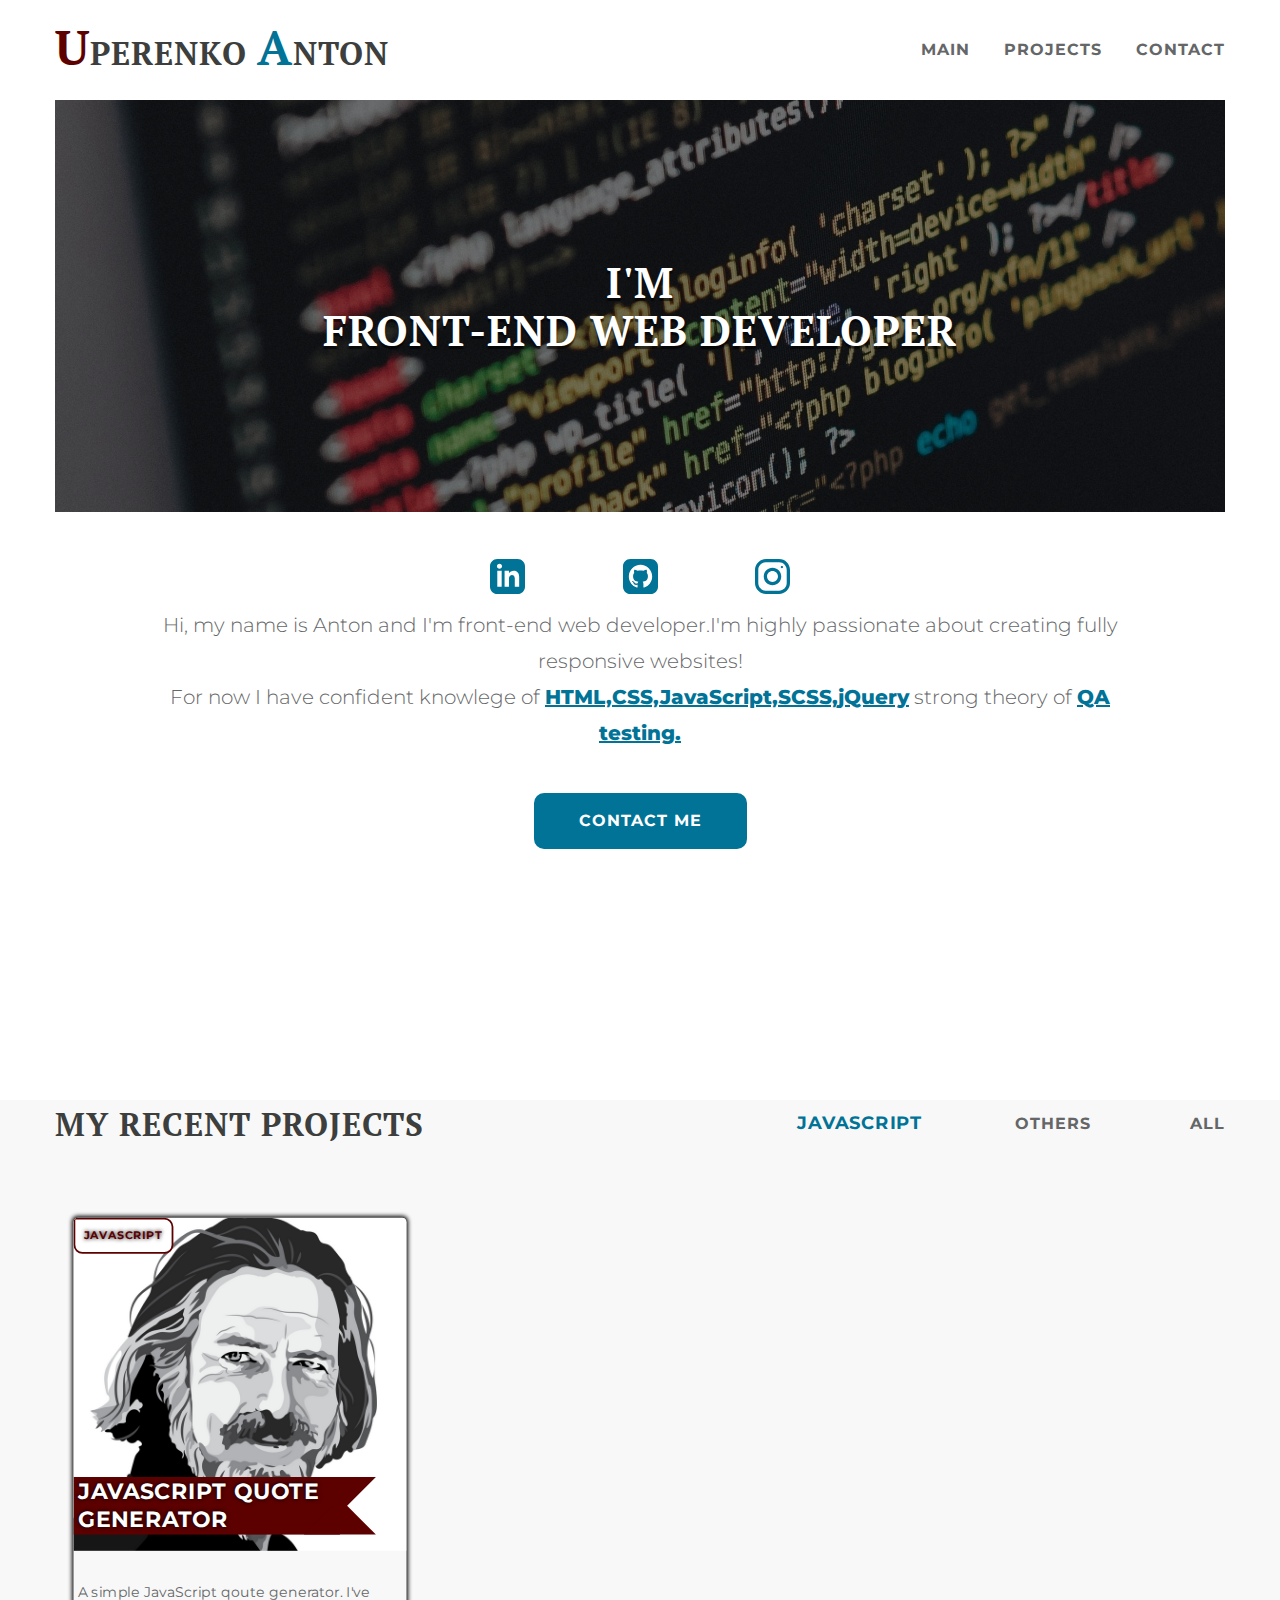
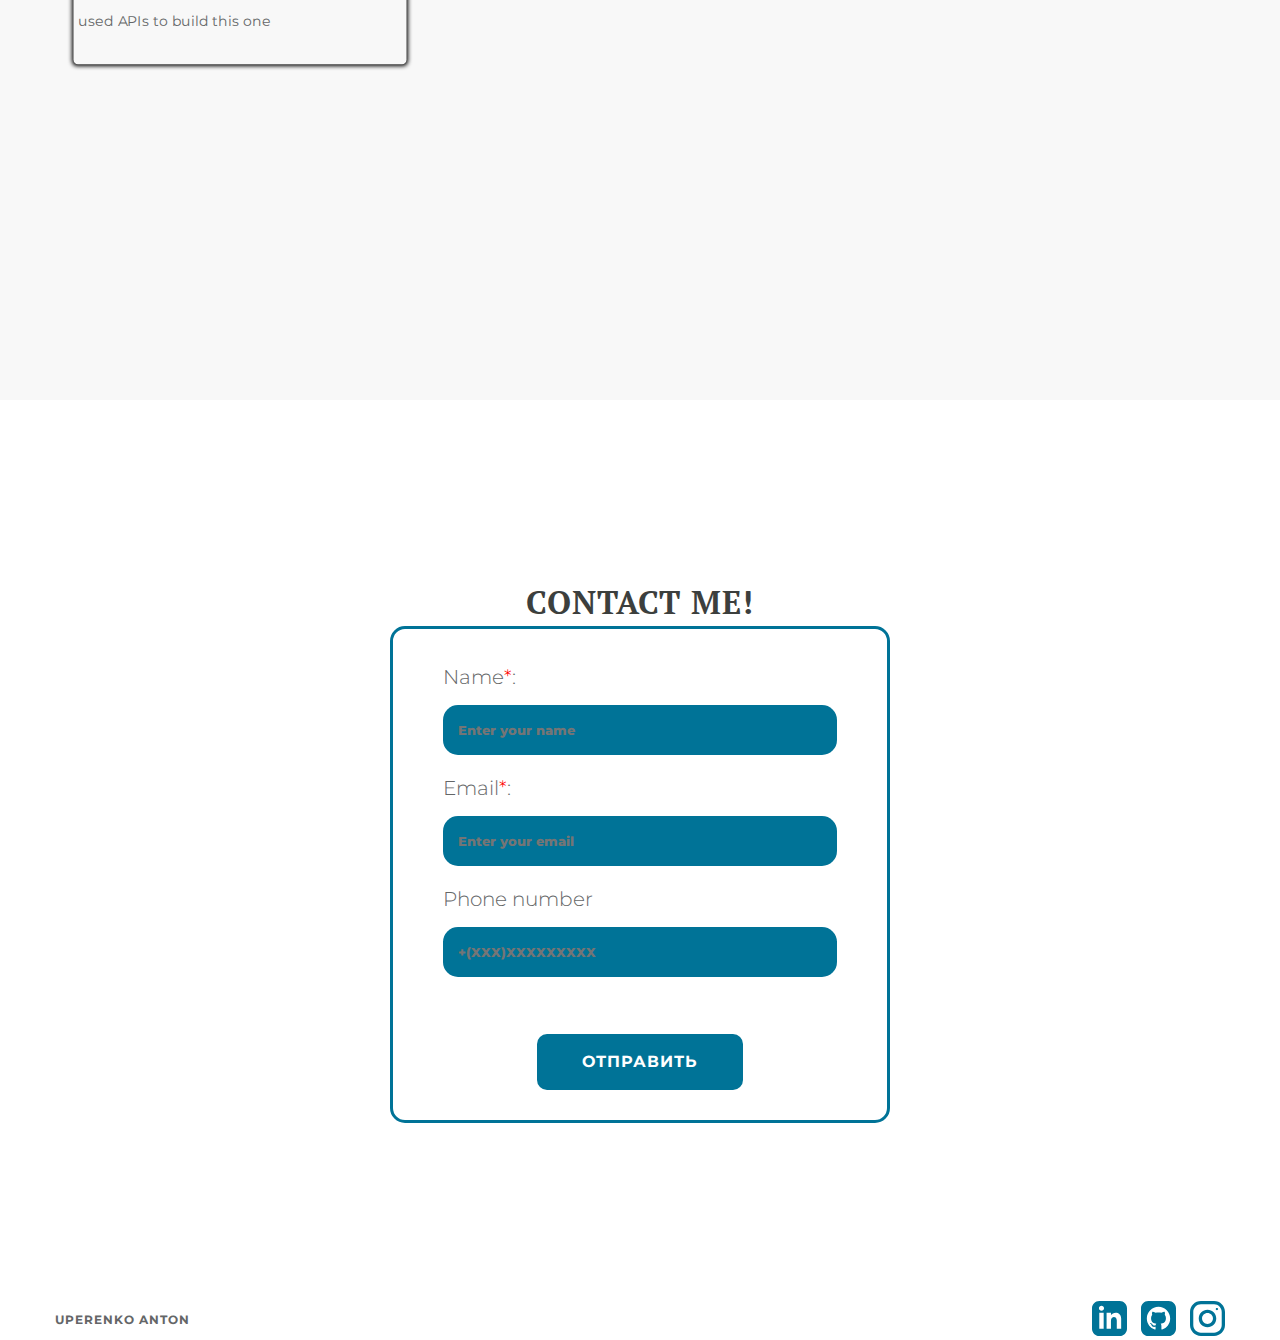
<file: index.html>
<!DOCTYPE html>
<html lang="en">

<head>
    <meta charset="UTF-8">
    <meta name="viewport" content="width=device-width, initial-scale=1.0">
    <meta name="description" content="Dev Ed is a front end web developer who specializes in html,css,JavaScript" />
    <meta name="robots" content="index,follow" />
    <link rel="shortcut icon" type="image/jpg" href="img/icons/favicon.jpg">
    <link rel="stylesheet" href="css/style.min.css">
    <title>Uperenko Anton | Web Developer </title>
</head>

<body>
    <header class="header">
        <div class="container">
            <div class="header__body">
                <div class="header__column">
                    <h1 class="header__name title">
                        Uperenko <span class="header__blue">A</span>nton
                    </h1>
                </div>
                <div class="menu-header header__column">
                    <div class="menu-header__icon">
                        <span></span>
                        <span></span>
                        <span></span>
                    </div>
                    <nav class="menu-header__menu">
                        <a href="#main" class="menu-header__link"><span>Main</span></a>
                        <a href="#projects" class="menu-header__link"><span>Projects</span></a>
                        <a href="#contact" class="menu-header__link"><span>Contact</span></a>
                    </nav>
                </div>
            </div>
        </div>
    </header>
    <section id="main" class="background">
        <div class="container">
            <div class="background__image image">
                <div class="image__content-title">I'm <br>Front-end web developer</div>
                <div class="image__content-image">
                    <img src="img/header/bg.jpg" alt="business bg">
                </div>
            </div>
            <div class="background__content-column">
                <ul class="background__users">
                    <li><a target="_blank" class="background__link" href="https://www.linkedin.com/in/anton-uperenko-a1059a194/"><svg width="35" height="35">
								<use xlink:href="img/icons/main.svg#linked"></use>
							</svg></a></li>
                    <li><a target="_blank" class="background__link" href="https://github.com/FlashType"><svg width="35" height="35">
								<use xlink:href="img/icons/main.svg#git"></use>
							</svg></a></li>
                    <li><a target="_blank" class="background__link" href="https://www.instagram.com/antonuperenko_yo/"><svg width="35" height="35">
								<use xlink:href="img/icons/main.svg#inst"></use>
							</svg></a></li>
                </ul>
                <div class="content">
                    <div class="content__text text">Hi, my name is Anton and I'm front-end web developer.I'm highly passionate about creating fully responsive websites!
                        <br> For now I have confident knowlege of <span class="blue">HTML,CSS,JavaScript,SCSS,jQuery</span> strong theory of <span class="blue">QA testing.</span><br>
                    </div>
                    <div class="content__button btn"><a class="content__link">Contact me</a></div>

                </div>
            </div>
        </div>
    </section>
    <section id="projects" class="projects">
        <div class="container">
            <div class="projects__nav nav-box">
                <h2 class="nav-box__title title">My recent projects</h2>
                <div class="nav-box__tab-item ">
                    <div class="tab-item active" data-tab-name="tab-1">JavaScript</div>
                    <div class="tab-item" data-tab-name="tab-2">OTHERS</div>
                    <div class="tab-item" data-tab-name="tab-3"> All</div>
                </div>
            </div>
            <div class="tab-body">
                <div class="tab-content active tab-1" data-tab-name="tab-1">
                    <div class="tab-content__box tab-box">
                        <div class="tab-box__column tab-column">
                            <div class="tab-column__content content-inner">
                                <a class="content-inner__link" target="_blank" href="projects/quote-generator/index.html">
                                    <div class="content-inner__header header-inner">
                                        <div class="header-inner__category">JavaScript</div>
                                        <div class="header-inner__text">JavaScript quote generator</div>
                                        <div class="header-inner__image ibg"><img src="img/body/bg.png" alt="JavaScript Quote Generator">
                                        </div>
                                    </div>
                                </a>
                                <div class="body-inner__text">A simple JavaScript qoute generator. I've used APIs to build this one
                                </div>
                            </div>
                        </div>
                    </div>
                </div>
                <div class="tab-content tab-2" data-tab-name="tab-2">
                    <div class="tab-content__box tab-box">
                        <div class="tab-box__column tab-column">
                            <div class="tab-column__content content-inner">
                                <a class="content-inner__link" target="_blank" href="projects/Portfolio (Dev Ed)/index.html">
                                    <div class="content-inner__header header-inner">
                                        <div class="header-inner__category">Others</div>
                                        <div class="header-inner__text">Portfolio<br> Project</div>
                                        <div class="header-inner__image ibg"><img src="img/body/portfolio.jpg" alt="JavaScript Quote Generator">
                                        </div>
                                    </div>
                                </a>
                                <div class="body-inner__text">One of recent projects I've built altogether with Dev Ed. <br> This is simple but yet creative site which contains lovely svg animation.
                                </div>
                            </div>
                        </div>
                    </div>
                </div>
                <div class="tab-content tab-3" data-tab-name="tab-3">
                    <div class="tab-content__box tab-box">
                        <div class="tab-box__column tab-column">
                            <div class="tab-column__content content-inner">
                                <a class="content-inner__link" target="_blank" href="projects/quote-generator/index.html">
                                    <div class="content-inner__header header-inner">
                                        <div class="header-inner__category">JavaScript</div>
                                        <div class="header-inner__text">JavaScript quote generator</div>
                                        <div class="header-inner__image ibg"><img src="img/body/bg.png" alt="JavaScript Quote Generator">
                                        </div>
                                    </div>
                                </a>
                                <div class="body-inner__text">A simple JavaScript qoute generator. I've used APIs to build this one
                                </div>
                            </div>

                        </div>
                        <div class="tab-box__column tab-column">
                            <div class="tab-column__content content-inner">
                                <a class="content-inner__link" target="_blank" href="projects/Portfolio (Dev Ed)/index.html">
                                    <div class="content-inner__header header-inner">
                                        <div class="header-inner__category">Others</div>
                                        <div class="header-inner__text">Portfolio<br> Project</div>
                                        <div class="header-inner__image ibg"><img src="img/body/portfolio.jpg" alt="JavaScript Quote Generator">
                                        </div>
                                    </div>
                                </a>
                                <div class="body-inner__text">One of recent projects I've built altogether with Dev Ed. <br> This is simple but yet creative site which contains lovely svg animation.
                                </div>
                            </div>
                        </div>
                    </div>
                </div>
            </div>
        </div>
    </section>
    <section id="contact" class="form__section">
        <div class="container">
            <h4 class="form__title title">
                Contact me!
            </h4>
            <div class="form__wrapper">
                <form class="form__body" id="form">
                    <div class="form__item">
                        <label class="form__label text" for="name">Name<span class="asterix">*</span>:</label>
                        <input required class="form__input" type="text" id="name" name="name" maxlength="50" placeholder="Enter your name">
                    </div>
                    <div class="form__item">
                        <label class="form__label text" for="email">Email<span class="asterix">*</span>:</label>
                        <input required class="form__input" type="email" id="email" name="email" maxlength="50" placeholder="Enter your email">
                    </div>
                    <div class="form__item">
                        <label class="form__label text" for="tel">Phone number</label>
                        <input class="form__input " type="tel" id="tel" name="tel" placeholder="+(XXX)XXXXXXXXX" pattern="+([0-9]{3}[0-9]{9})">
                    </div>
                    <button class="content__button btn" id="submit" type="submit"><span
							class="content__link">Отправить</span></button>
                </form>
            </div>
        </div>
    </section>
    <footer>
        <div class="container">
            <div class="footer__body">
                <div class="footer__trademark">
                    Uperenko Anton
                </div>
                <ul class="footer__users">
                    <li><a target="_blank" class="footer__link" href="https://www.linkedin.com/in/anton-uperenko-a1059a194/"><svg width="35" height="35">
								<use xlink:href="img/icons/main.svg#linked"></use>
							</svg></a></li>
                    <li><a target="_blank" class="footer__link" href="https://github.com/FlashType"><svg width="35" height="35">
								<use xlink:href="img/icons/main.svg#git"></use>
							</svg></a></li>
                    <li><a target="_blank" class="footer__link" href="https://www.instagram.com/antonuperenko_yo/"><svg width="35" height="35">
								<use xlink:href="img/icons/main.svg#inst"></use>
							</svg></a></li>
                </ul>
            </div>
        </div>
    </footer>
    <div class="modal hide">
        <div class="modal__wrapper">
            <div class="modal__close">
                &#10006
            </div>
            <form class="form__body" id="form">
                <div class="form__item">
                    <label class="form__label text" for="name">Name<span class="asterix">*</span>:</label>
                    <input required class="form__input" type="text" id="name" name="name" maxlength="50" placeholder="Enter your name">
                </div>
                <div class="form__item">
                    <label class="form__label text" for="email">Email<span class="asterix">*</span>:</label>
                    <input required class="form__input" type="email" id="email" name="email" maxlength="50" placeholder="Enter your email">
                </div>
                <div class="form__item">
                    <label class="form__label text" for="tel">Phone number</label>
                    <input class="form__input " type="tel" id="tel" name="tel" placeholder="+(XXX)XXXXXXXXX" pattern="+([0-9]{3}[0-9]{9})">
                </div>
                <button class="content__button btn" id="submit" type="submit"><span
						class="content__link">Отправить</span></button>
            </form>
        </div>
    </div>

    <script src="https://code.jquery.com/jquery-3.5.1.slim.min.js" integrity="sha256-4+XzXVhsDmqanXGHaHvgh1gMQKX40OUvDEBTu8JcmNs=" crossorigin="anonymous"></script>
    <script src="js/main.js"></script>
</body>

</html>
</file>
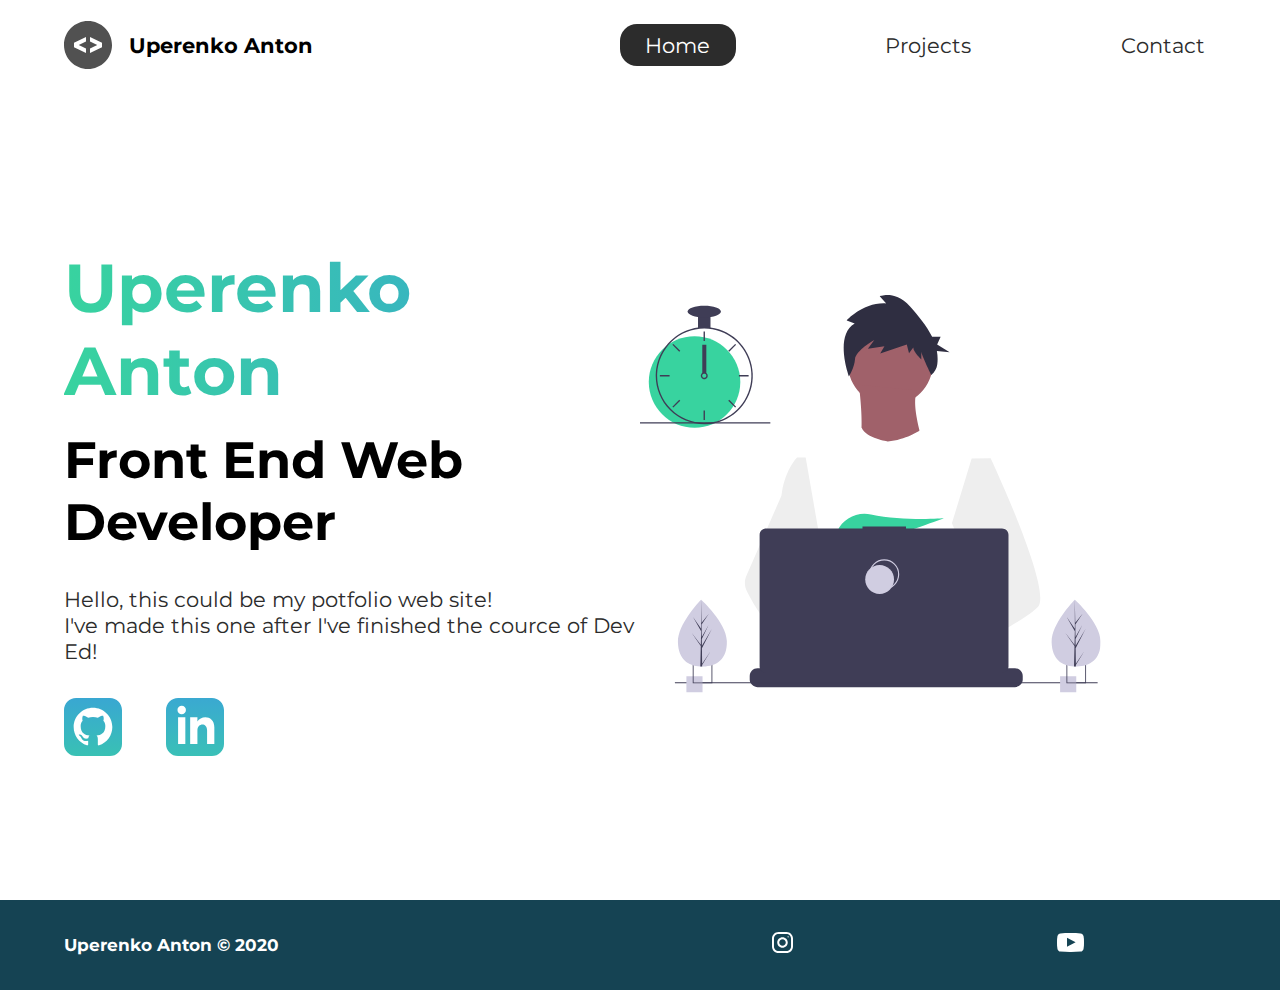
<file: projects/Portfolio (Dev Ed)/index.html>
<!DOCTYPE html>
<html lang="en">

<head>
    <meta charset="UTF-8" />
    <meta name="viewport" content="width=device-width, initial-scale=1.0" />
    <meta http-equiv="X-UA-Compatible" content="ie=edge" />
    <meta name="description" content="Uperenko Anton is a front end web developer who specializes in html,css" />
    <meta name="robots" content="index,follow" />
    <link href="https://fonts.googleapis.com/css?family=Montserrat:400,500&display=swap" rel="stylesheet" />
    <link rel="stylesheet" href="./styles/style.css" />
    <title>Uperenko Anton | Web Developer</title>
</head>
<body>
    <header class="main-head">
        <nav>
            <div class="logo">
                <img src="./icons/code.svg" alt="logo" />
                <h1>Uperenko Anton</h1>
            </div>
            <ul>
                <li><a class="active" href="/">Home</a></li>
                <li><a href="../../index.html#projects">Projects</a></li>
                <li><a href="./contact/">Contact</a></li>
            </ul>
        </nav>
    </header>
    <section class="intro">
        <div class="intro-text">
            <h2>Uperenko Anton</h2>
            <h3>
                Front End Web <br /> Developer
            </h3>
            <p>
                Hello, this could be my potfolio web site!<br>I've made this one after I've finished the cource of Dev Ed!
            </p>
            <div class="intro-social">
                <a href="https://github.com/FlashType"><img src="./icons/github.svg" alt="github-social-link" /></a>
                <a href="https://www.linkedin.com/in/anton-uperenko-a1059a194/"><img src="./icons/linked-in.svg" alt="linkedin-social-link" /></a>
            </div>
        </div>
        <div class="intro-images">
            <svg width="799" height="690" viewBox="0 0 799 690" fill="none" xmlns="http://www.w3.org/2000/svg">
          <g id="undraw_dev_productivity_umsq (1) 1" clip-path="url(#clip0)">
            <path
              id="Vector"
              d="M516.92 624.636C516.92 624.636 512.16 626.266 504.42 628.576C487.31 633.706 455.65 642.216 428.82 643.916C405.72 645.396 386.2 641.836 382.63 626.766C381.1 620.286 383.27 614.956 388 610.576C402.12 597.486 439 592.796 468.25 591.186C476.51 590.736 484.15 590.526 490.51 590.446C501.31 590.306 508.39 590.526 508.39 590.526L508.56 591.186L516.92 624.636Z"
              fill="#A0616A"
            />
            <path
              id="Vector_2"
              d="M436.99 672.586C418.61 695.346 342.73 647.666 316.19 629.886C310.41 626.016 306.97 623.566 306.97 623.566L331.25 591.186L338.94 580.936C338.94 580.936 345.82 584.586 355.99 590.526C356.36 590.746 356.73 590.966 357.11 591.186C365.88 596.336 376.89 603.066 388 610.576C403.33 620.946 418.83 632.776 428.82 643.916C438.59 654.806 443.08 665.036 436.99 672.586Z"
              fill="#A0616A"
            />
            <g id="me">
              <path
                id="Vector_3"
                d="M434.672 191.952C475.283 191.607 507.926 158.406 507.582 117.795C507.237 77.1832 474.036 44.5403 433.425 44.8847C392.813 45.2291 360.17 78.4303 360.515 119.042C360.859 159.653 394.06 192.296 434.672 191.952Z"
                fill="#A0616A"
              />
              <path
                id="Vector_4"
                d="M379.477 155.65C379.477 155.65 394.216 259.972 373.002 271.875C351.787 283.779 499.929 283.588 499.929 283.588C499.929 283.588 466.124 193.284 480.809 165.449L379.477 155.65Z"
                fill="#A0616A"
              />
              <path
                id="Vector_5"
                d="M608.101 283.199L596.257 339.402L571.214 458.308L570.49 464.815L562.138 540.138L556.582 590.177L552.857 623.79C528.584 636.526 510.988 645.326 510.988 645.326C510.988 645.326 509.404 637.719 506.871 627.99C489.805 633.265 458.218 642.043 431.404 643.97C441.266 654.777 445.842 664.969 439.817 672.57C421.63 695.485 345.349 648.45 318.659 630.896C318.077 635.158 317.879 639.464 318.068 643.762L297.626 628.314L299.331 592.359L302.206 531.522L305.819 455.229C304.448 451.975 303.294 448.634 302.364 445.228C295.956 423.161 288.032 379.057 281.928 342.067C277.016 312.298 273.302 287.138 272.517 281.785C272.411 281.086 272.358 280.726 272.358 280.726L384.363 230.094C392.509 248.556 429.865 253.809 429.865 253.809C460.756 251.417 484.847 234.913 484.847 234.913L608.101 283.199Z"
                fill="white"
              />
              <path
                id="Vector_6"
                d="M372.285 49.3811L358.49 43.9934C358.49 43.9934 386.969 12.1 426.99 14.513L415.635 2.22366C415.635 2.22366 443.04 -9.01799 468.283 19.6674C481.553 34.7467 496.908 52.4737 506.557 72.5077L521.281 72.3829L515.251 85.9663L536.874 99.3152L514.777 97.0719C516.155 104.471 516.421 112.034 515.566 119.511C514.683 126.991 510.928 133.835 505.094 138.598V138.598C505.094 138.598 487.743 103.449 487.696 97.9443L487.813 111.705C487.813 111.705 473.959 99.4371 473.889 91.1807L466.471 100.877L462.593 85.7717L416.475 101.301L423.87 88.8526L395.157 93.2246L406.278 77.9923C406.278 77.9923 373.932 96.1568 372.811 111.304C371.689 126.452 362.299 140.875 362.299 140.875C362.299 140.875 336.213 70.3294 372.285 49.3811Z"
                fill="#2F2E41"
              />
              <path
                id="Vector_7"
                d="M690.215 540.422C682.794 548.605 664.338 560.992 641.951 574.422C633.623 579.413 624.757 584.559 615.71 589.676C594.122 601.889 571.514 614.001 552.857 623.79C528.584 636.526 510.988 645.326 510.988 645.326C510.988 645.326 509.403 637.719 506.871 627.99C503.48 614.968 498.397 598.141 493.184 590.715C493.002 590.456 492.82 590.218 492.638 589.979C491.121 588.022 489.601 586.885 488.112 586.897L562.138 540.138L594.127 519.926L570.489 464.814L540.842 395.683L557.908 339.727L575.062 283.479L608.101 283.199C608.101 283.199 619.243 306.985 633.514 340.166C635.647 345.128 637.851 350.299 640.096 355.64C669.469 425.394 706.176 522.836 690.215 540.422Z"
                fill="#EEEEEE"
              />
              <path
                id="Vector_8"
                d="M358.123 591.2C355.41 591.212 352.702 591.456 350.029 591.928C327.074 596.073 320.47 616.94 318.659 630.896C318.077 635.158 317.879 639.464 318.068 643.761L297.626 628.314L290.178 622.687C272.316 616.628 256.353 605.733 242.483 592.84C230.449 581.456 219.634 568.849 210.213 555.223C200.831 541.793 192.448 527.692 185.134 513.034C183.094 508.943 181.977 504.454 181.864 499.884C181.751 495.314 182.644 490.775 184.48 486.588L209.154 430.327L245.218 348.098C245.471 346.146 245.752 344.237 246.059 342.371C252.995 300.511 272.367 281.786 272.367 281.786L287.286 281.659L297.778 341.932L310.813 416.815L302.364 445.227L282.839 510.845L302.205 531.522L358.123 591.2Z"
                fill="#EEEEEE"
              />
            </g>
            <path
              id="Vector_9"
              d="M372.877 415.806L385.631 430.686C390.37 429.783 395.319 428.721 400.416 427.529L396.752 415.806L405.71 426.256C459.707 412.975 526.637 387.155 526.637 387.155C526.637 387.155 454.379 392.453 400.428 380.666C376.558 375.451 351.998 387.284 342.202 409.668C336.508 422.679 337.403 433.951 357.596 433.951C364.419 433.835 371.223 433.195 377.949 432.037L372.877 415.806Z"
              fill="#38D39F"
            />
            <path
              id="Vector_10"
              d="M663.65 660.386V666.456C663.654 668.122 663.345 669.774 662.74 671.326C662.472 672.018 662.147 672.687 661.77 673.326C660.578 675.326 658.887 676.983 656.862 678.133C654.838 679.283 652.549 679.887 650.22 679.886H203.67C201.342 679.887 199.053 679.283 197.028 678.133C195.003 676.983 193.312 675.326 192.12 673.326C191.743 672.687 191.419 672.018 191.15 671.326C190.546 669.774 190.237 668.122 190.24 666.456V660.386C190.24 658.622 190.587 656.876 191.262 655.246C191.936 653.616 192.926 652.136 194.173 650.888C195.42 649.641 196.901 648.652 198.53 647.977C200.16 647.302 201.906 646.955 203.67 646.956H229.41V644.126C229.41 644.052 229.425 643.979 229.453 643.911C229.481 643.843 229.522 643.782 229.574 643.73C229.626 643.678 229.688 643.636 229.756 643.608C229.824 643.58 229.897 643.566 229.97 643.566H243.4C243.474 643.566 243.547 643.58 243.615 643.608C243.683 643.636 243.745 643.678 243.797 643.73C243.849 643.782 243.89 643.843 243.918 643.911C243.946 643.979 243.96 644.052 243.96 644.126V646.956H252.35V644.126C252.35 644.052 252.365 643.979 252.393 643.911C252.421 643.843 252.462 643.782 252.514 643.73C252.566 643.678 252.628 643.636 252.696 643.608C252.764 643.58 252.837 643.566 252.91 643.566H266.34C266.414 643.566 266.487 643.58 266.555 643.608C266.623 643.636 266.684 643.678 266.736 643.73C266.789 643.782 266.83 643.843 266.858 643.911C266.886 643.979 266.9 644.052 266.9 644.126V646.956H275.3V644.126C275.3 644.052 275.315 643.979 275.343 643.911C275.371 643.843 275.412 643.782 275.464 643.73C275.516 643.678 275.578 643.636 275.646 643.608C275.714 643.58 275.787 643.566 275.86 643.566H289.29C289.364 643.566 289.437 643.58 289.505 643.608C289.573 643.636 289.634 643.678 289.686 643.73C289.739 643.782 289.78 643.843 289.808 643.911C289.836 643.979 289.85 644.052 289.85 644.126V646.956H298.24V644.126C298.24 644.052 298.255 643.979 298.283 643.911C298.311 643.843 298.352 643.782 298.404 643.73C298.456 643.678 298.518 643.636 298.586 643.608C298.654 643.58 298.727 643.566 298.8 643.566H312.23C312.304 643.566 312.377 643.58 312.445 643.608C312.513 643.636 312.574 643.678 312.626 643.73C312.678 643.782 312.72 643.843 312.748 643.911C312.776 643.979 312.79 644.052 312.79 644.126V646.956H321.18V644.126C321.18 644.052 321.194 643.979 321.223 643.911C321.251 643.843 321.292 643.782 321.344 643.73C321.396 643.678 321.458 643.636 321.526 643.608C321.594 643.58 321.667 643.566 321.74 643.566H335.17C335.244 643.566 335.317 643.58 335.385 643.608C335.453 643.636 335.514 643.678 335.566 643.73C335.618 643.782 335.66 643.843 335.688 643.911C335.716 643.979 335.73 644.052 335.73 644.126V646.956H344.13V644.126C344.13 644.052 344.145 643.979 344.173 643.911C344.201 643.843 344.242 643.782 344.294 643.73C344.346 643.678 344.408 643.636 344.476 643.608C344.544 643.58 344.617 643.566 344.69 643.566H358.12C358.194 643.566 358.267 643.58 358.335 643.608C358.403 643.636 358.464 643.678 358.516 643.73C358.569 643.782 358.61 643.843 358.638 643.911C358.666 643.979 358.68 644.052 358.68 644.126V646.956H367.07V644.126C367.07 644.052 367.085 643.979 367.113 643.911C367.141 643.843 367.182 643.782 367.234 643.73C367.286 643.678 367.348 643.636 367.416 643.608C367.484 643.58 367.557 643.566 367.63 643.566H472.83C472.904 643.566 472.977 643.58 473.045 643.608C473.113 643.636 473.174 643.678 473.227 643.73C473.279 643.782 473.32 643.843 473.348 643.911C473.376 643.979 473.39 644.052 473.39 644.126V646.956H481.79V644.126C481.79 644.052 481.804 643.979 481.833 643.911C481.861 643.843 481.902 643.782 481.954 643.73C482.006 643.678 482.068 643.636 482.136 643.608C482.204 643.58 482.277 643.566 482.35 643.566H495.78C495.928 643.567 496.07 643.627 496.175 643.732C496.279 643.836 496.339 643.978 496.34 644.126V646.956H504.73V644.126C504.73 644.052 504.745 643.979 504.773 643.911C504.801 643.843 504.842 643.782 504.894 643.73C504.946 643.678 505.008 643.636 505.076 643.608C505.144 643.58 505.217 643.566 505.29 643.566H518.72C518.794 643.566 518.867 643.58 518.935 643.608C519.003 643.636 519.065 643.678 519.117 643.73C519.169 643.782 519.21 643.843 519.238 643.911C519.266 643.979 519.28 644.052 519.28 644.126V646.956H527.67V644.126C527.67 644.052 527.685 643.979 527.713 643.911C527.741 643.843 527.782 643.782 527.834 643.73C527.886 643.678 527.948 643.636 528.016 643.608C528.084 643.58 528.157 643.566 528.23 643.566H541.66C541.734 643.566 541.807 643.58 541.875 643.608C541.943 643.636 542.005 643.678 542.057 643.73C542.109 643.782 542.15 643.843 542.178 643.911C542.206 643.979 542.22 644.052 542.22 644.126V646.956H550.62V644.126C550.62 644.052 550.635 643.979 550.663 643.911C550.691 643.843 550.732 643.782 550.784 643.73C550.836 643.678 550.898 643.636 550.966 643.608C551.034 643.58 551.107 643.566 551.18 643.566H564.61C564.757 643.568 564.898 643.628 565.001 643.733C565.104 643.837 565.161 643.979 565.16 644.126V646.956H573.56V644.126C573.56 644.052 573.575 643.979 573.603 643.911C573.631 643.843 573.672 643.782 573.724 643.73C573.776 643.678 573.838 643.636 573.906 643.608C573.974 643.58 574.047 643.566 574.12 643.566H587.55C587.624 643.566 587.697 643.58 587.765 643.608C587.833 643.636 587.895 643.678 587.947 643.73C587.999 643.782 588.04 643.843 588.068 643.911C588.096 643.979 588.11 644.052 588.11 644.126V646.956H596.5V644.126C596.5 644.052 596.515 643.979 596.543 643.911C596.571 643.843 596.612 643.782 596.664 643.73C596.716 643.678 596.778 643.636 596.846 643.608C596.914 643.58 596.987 643.566 597.06 643.566H610.49C610.564 643.566 610.637 643.58 610.705 643.608C610.773 643.636 610.835 643.678 610.887 643.73C610.939 643.782 610.98 643.843 611.008 643.911C611.036 643.979 611.05 644.052 611.05 644.126V646.956H650.22C651.984 646.955 653.731 647.302 655.36 647.977C656.99 648.652 658.471 649.641 659.718 650.888C660.965 652.136 661.954 653.616 662.629 655.246C663.304 656.876 663.651 658.622 663.65 660.386Z"
              fill="#3F3D56"
            />
            <path
              id="Vector_11"
              d="M793.5 671.326H60.5V673.326H793.5V671.326Z"
              fill="#3F3D56"
            />
            <path
              id="Vector_12"
              d="M627.694 404.757H461.251V401.326H385.78V404.757H218.651C215.665 404.757 212.801 405.943 210.69 408.054C208.578 410.166 207.392 413.029 207.392 416.015V643.927C207.392 646.913 208.578 649.776 210.69 651.888C212.801 653.999 215.665 655.185 218.651 655.185H627.694C630.68 655.185 633.544 653.999 635.655 651.888C637.767 649.776 638.953 646.913 638.953 643.927V416.015C638.953 414.537 638.662 413.073 638.096 411.707C637.53 410.341 636.701 409.1 635.655 408.054C634.61 407.009 633.369 406.18 632.003 405.614C630.637 405.048 629.173 404.757 627.694 404.757Z"
              fill="#3F3D56"
            />
            <path
              id="Vector_13"
              d="M423.5 509.326C437.307 509.326 448.5 498.133 448.5 484.326C448.5 470.519 437.307 459.326 423.5 459.326C409.693 459.326 398.5 470.519 398.5 484.326C398.5 498.133 409.693 509.326 423.5 509.326Z"
              stroke="#D0CDE1"
              stroke-width="2"
              stroke-miterlimit="10"
            />
            <path
              id="Vector_14"
              d="M415.5 518.326C429.307 518.326 440.5 507.133 440.5 493.326C440.5 479.519 429.307 468.326 415.5 468.326C401.693 468.326 390.5 479.519 390.5 493.326C390.5 507.133 401.693 518.326 415.5 518.326Z"
              fill="#D0CDE1"
            />
            <path
              id="Vector_15"
              d="M108.446 661.223H80.4463V689.223H108.446V661.223Z"
              fill="#D0CDE1"
            />
            <path
              id="Vector_16"
              d="M91.4502 639.223V673.223H125.45V639.223H91.4502ZM123.97 671.743H92.9202V640.703H123.97V671.743Z"
              fill="#3F3D56"
            />
            <path
              id="Vector_17"
              d="M756.446 661.223H728.446V689.223H756.446V661.223Z"
              fill="#D0CDE1"
            />
            <path
              id="Vector_18"
              d="M739.45 639.223V673.223H773.45V639.223H739.45ZM771.97 671.743H740.92V640.703H771.97V671.743Z"
              fill="#3F3D56"
            />
            <path
              id="Vector_19"
              d="M94.5802 230.113C138.399 230.113 173.921 194.592 173.921 150.773C173.921 106.955 138.399 71.4326 94.5802 71.4326C50.7617 71.4326 15.2397 106.955 15.2397 150.773C15.2397 194.592 50.7617 230.113 94.5802 230.113Z"
              fill="#38D39F"
            />
            <path
              id="Vector_20"
              d="M122.229 56.4899C115.045 55.5763 107.774 55.5763 100.59 56.4899C84.586 58.5913 69.5203 65.2398 57.181 75.6465C44.8417 86.0532 35.7467 99.7813 30.9754 115.202C28.8053 122.229 27.5764 129.514 27.3208 136.864C27.2848 137.886 27.2607 138.92 27.2607 139.954C27.283 162.264 36.1559 183.655 51.932 199.431C67.7082 215.207 89.0989 224.08 111.41 224.103C113.201 224.103 114.992 224.042 116.759 223.934C120.907 223.674 125.03 223.103 129.093 222.227C148.495 218.055 165.798 207.161 177.947 191.468C190.095 175.776 196.308 156.295 195.487 136.467C194.665 116.638 186.863 97.738 173.459 83.1039C160.054 68.4698 141.909 59.0435 122.229 56.4899H122.229ZM137.748 217.347H137.736C130.959 219.659 123.905 221.062 116.759 221.518C114.992 221.638 113.201 221.698 111.41 221.698C89.7377 221.672 68.961 213.051 53.6367 197.727C38.3123 182.402 29.6914 161.626 29.6649 139.954C29.6649 138.92 29.689 137.886 29.725 136.864C30.5514 115.744 39.5156 95.7617 54.7411 81.1008C69.9666 66.44 90.273 58.237 111.41 58.2089C130.776 58.21 149.513 65.0865 164.283 77.6131C179.052 90.1398 188.895 107.503 192.057 126.61C195.219 145.716 191.496 165.325 181.55 181.942C171.604 198.559 156.081 211.106 137.748 217.347H137.748Z"
              fill="#3F3D56"
            />
            <path
              id="Vector_21"
              d="M112.612 63.0176H110.208V79.8474H112.612V63.0176Z"
              fill="#3F3D56"
            />
            <path
              id="Vector_22"
              d="M57.8578 84.7018L56.1577 86.4019L68.0582 98.3023L69.7582 96.6022L57.8578 84.7018Z"
              fill="#3F3D56"
            />
            <path
              id="Vector_23"
              d="M34.4736 138.751V141.156H51.3034V138.751H34.4736Z"
              fill="#3F3D56"
            />
            <path
              id="Vector_24"
              d="M56.1578 193.506L57.8579 195.206L69.7584 183.306L68.0583 181.606L56.1578 193.506Z"
              fill="#3F3D56"
            />
            <path
              id="Vector_25"
              d="M153.062 96.6022L154.762 98.3022L166.662 86.4018L164.962 84.7017L153.062 96.6022Z"
              fill="#3F3D56"
            />
            <path
              id="Vector_26"
              d="M171.516 138.751V141.156H188.346V138.751H171.516Z"
              fill="#3F3D56"
            />
            <path
              id="Vector_27"
              d="M154.762 181.605L153.062 183.305L164.962 195.206L166.662 193.506L154.762 181.605Z"
              fill="#3F3D56"
            />
            <path
              id="Vector_28"
              d="M112.612 200.06H110.208V216.89H112.612V200.06Z"
              fill="#3F3D56"
            />
            <path
              id="Vector_29"
              d="M115.016 135.145C113.976 134.365 112.711 133.943 111.41 133.943C110.11 133.943 108.844 134.365 107.804 135.145C107.091 135.686 106.505 136.375 106.085 137.165C105.552 138.181 105.322 139.329 105.421 140.473C105.52 141.616 105.944 142.707 106.644 143.617C107.343 144.527 108.288 145.218 109.368 145.608C110.447 145.997 111.616 146.07 112.735 145.817C113.855 145.564 114.878 144.996 115.685 144.179C116.492 143.363 117.048 142.333 117.288 141.21C117.528 140.088 117.441 138.92 117.039 137.846C116.636 136.771 115.935 135.834 115.017 135.145H115.016ZM111.41 143.56C110.454 143.557 109.539 143.176 108.863 142.501C108.187 141.825 107.807 140.909 107.804 139.954C107.808 139.224 108.03 138.513 108.441 137.91C108.793 137.4 109.271 136.989 109.828 136.718C110.386 136.446 111.004 136.323 111.623 136.361C112.241 136.398 112.84 136.594 113.361 136.931C113.881 137.267 114.307 137.732 114.595 138.281C114.883 138.83 115.025 139.444 115.007 140.063C114.989 140.683 114.811 141.287 114.491 141.818C114.17 142.349 113.719 142.788 113.179 143.093C112.639 143.398 112.03 143.559 111.41 143.56V143.56Z"
              fill="#3F3D56"
            />
            <path
              id="Vector_30"
              d="M122.229 35.3687H100.591V57.007H122.229V35.3687Z"
              fill="#3F3D56"
            />
            <path
              id="Vector_31"
              d="M111.41 38.9748C127.344 38.9748 140.261 34.4 140.261 28.7567C140.261 23.1134 127.344 18.5386 111.41 18.5386C95.4757 18.5386 82.5586 23.1134 82.5586 28.7567C82.5586 34.4 95.4757 38.9748 111.41 38.9748Z"
              fill="#3F3D56"
            />
            <path id="clock-arrow" d="M115 86H108V135H115V86Z" fill="#3F3D56" />
            <path
              id="Vector_32"
              d="M226 220.44H0V222.844H226V220.44Z"
              fill="#3F3D56"
            />
            <g id="plant-left">
              <path
                id="Vector_33"
                d="M150.594 599.754C151.527 631.704 132.858 643.413 109.43 644.097C108.886 644.113 108.344 644.123 107.805 644.126C106.719 644.135 105.643 644.117 104.577 644.072C83.3891 643.193 66.6172 631.945 65.7495 602.232C64.8515 571.482 103.018 531.529 105.882 528.574L105.887 528.571C105.996 528.458 106.052 528.402 106.052 528.402C106.052 528.402 149.661 567.807 150.594 599.754Z"
                fill="#D0CDE1"
              />
              <path
                id="Vector_34"
                d="M107.744 639.255L122.626 617.124L107.774 641.636L107.805 644.126C106.719 644.135 105.643 644.117 104.577 644.072L105.315 612.06L105.295 611.813L105.322 611.766L105.393 608.741L89.0952 585.078L105.374 606.477L105.432 607.116L105.989 582.93L91.9122 558.397L106.029 578.681L105.882 528.574L105.882 528.407L105.887 528.571L106.821 568.062L119.651 552.021L106.863 571.464L107.143 593.098L118.949 571.984L107.187 596.279L107.343 608.308L124.512 578.897L107.395 612.505L107.744 639.255Z"
                fill="#3F3D56"
              />
            </g>
            <g id="plant-right">
              <path
                id="Vector_35"
                d="M798.594 599.754C799.527 631.704 780.858 643.413 757.43 644.097C756.886 644.113 756.344 644.123 755.805 644.126C754.719 644.135 753.643 644.117 752.577 644.072C731.389 643.193 714.617 631.945 713.749 602.232C712.851 571.482 751.018 531.529 753.882 528.574L753.887 528.571C753.996 528.458 754.052 528.402 754.052 528.402C754.052 528.402 797.661 567.807 798.594 599.754Z"
                fill="#D0CDE1"
              />
              <path
                id="Vector_36"
                d="M755.744 639.255L770.626 617.124L755.774 641.636L755.805 644.126C754.719 644.135 753.643 644.117 752.577 644.072L753.315 612.06L753.295 611.813L753.323 611.766L753.393 608.741L737.095 585.078L753.374 606.477L753.432 607.116L753.989 582.93L739.912 558.397L754.029 578.681L753.882 528.574L753.882 528.407L753.887 528.571L754.821 568.062L767.651 552.021L754.864 571.464L755.143 593.098L766.949 571.984L755.187 596.279L755.343 608.308L772.512 578.897L755.395 612.505L755.744 639.255Z"
                fill="#3F3D56"
              />
            </g>
          </g>
          <defs>
            <clipPath id="clip0">
              <rect width="798.627" height="689.223" fill="white" />
            </clipPath>
          </defs>
        </svg>
            <img class="splash" src="./img/splash.svg" alt="" />
        </div>
    </section>
    <footer>
        <h4>Uperenko Anton &copy; 2020</h4>
        <ul>
            <li>
                <a href="https://www.instagram.com/antonuperenko_yo/"><img src="./icons/instagram 1.svg" alt="instagram-social" /></a>
            </li>
            <li>
                <a href="https://www.youtube.com/watch?v=IBvf7KUEZ78"><img src="./icons/youtube-symbol 1.svg" alt="youtube-social" /></a>
            </li>
        </ul>
    </footer>

    
  </body>
</html>
</file>
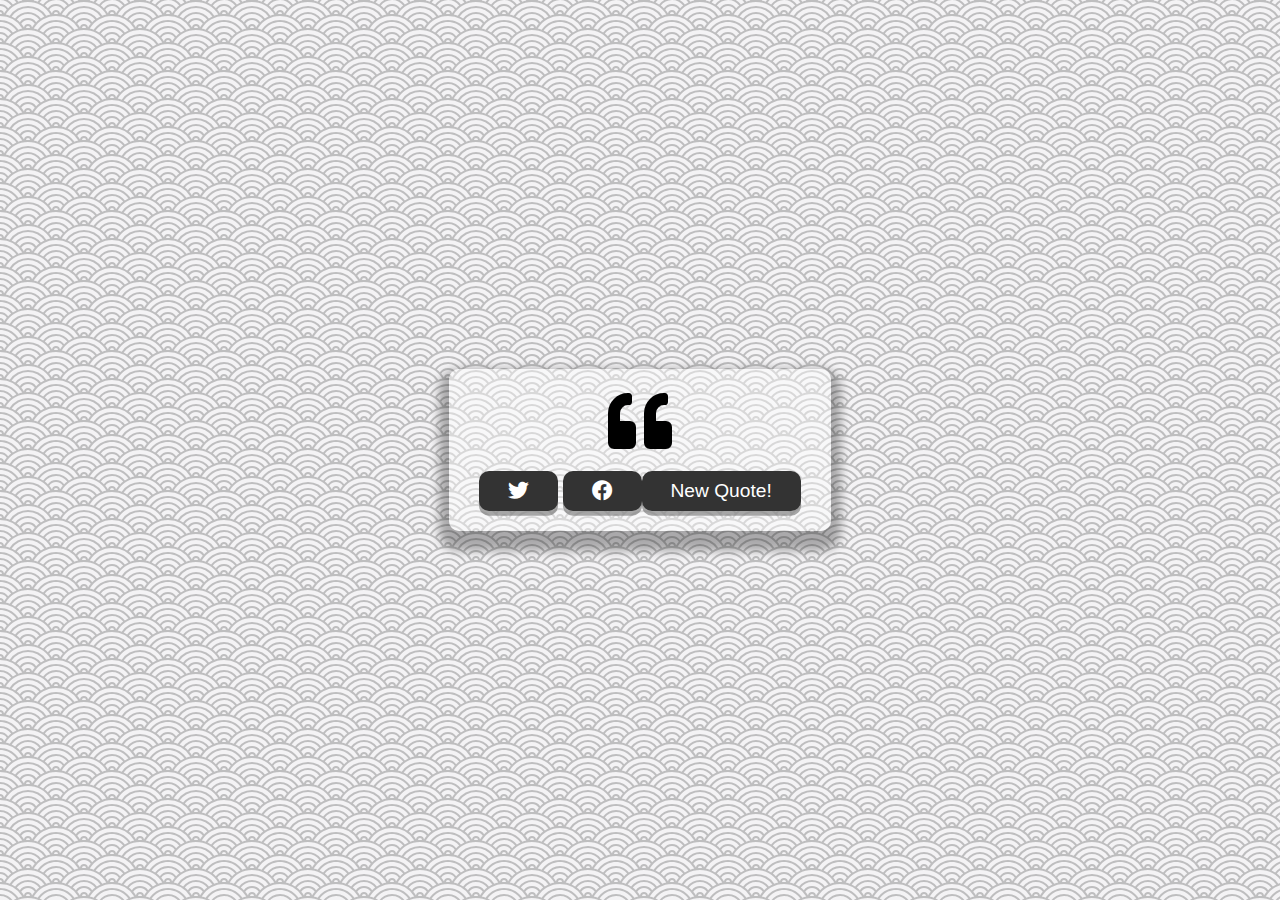
<file: projects/quote-generator/index.html>
<!DOCTYPE html>
<html lang="en">

<head>
    <meta charset="UTF-8">
    <meta name="viewport" content="width=device-width, initial-scale=1.0">
    <title>Quote Generator</title>
    <link rel="icon" type="image/png" href="favicon.png">
    <link rel="stylesheet" href="https://cdnjs.cloudflare.com/ajax/libs/font-awesome/5.10.2/css/all.min.css" />
    <link rel="stylesheet" href="style.css">
</head>

<body>
    <!-- Quote container -->
    <div class="quote-container" id="quote-container">
        <!-- Quote -->
        <div class="quote-text"><i class="fas fa-quote-left"></i>
            <span id="quote"></span>
        </div>
        <!-- Author -->
        <div class="quote-author">
            <span id="author">

            </span>
        </div>
        <!-- Buttons -->
        <div class="button-container">
            <div class="social-buttons">
                <button class="twitter-button" id="twitter" title="Tweet This!">
                    <i class="fab fa-twitter"></i>
                </button>
                <button class="facebook-button" id="facebook" title="Tweet This!">
                    <i class="fab fa-facebook"></i>
                </button>
                <!-- <button class="facebook-button" id="facebook">
                <i class="fab fa-facebook"></i>
            </button> -->
            </div>
            <button id="new-quote">New Quote!</button>
        </div>
    </div>
    <!-- Loader -->
    <div class="loader" id="loader"></div>
    <!-- Script -->
    <script src="script.js"></script>
</body>

</html>
</file>
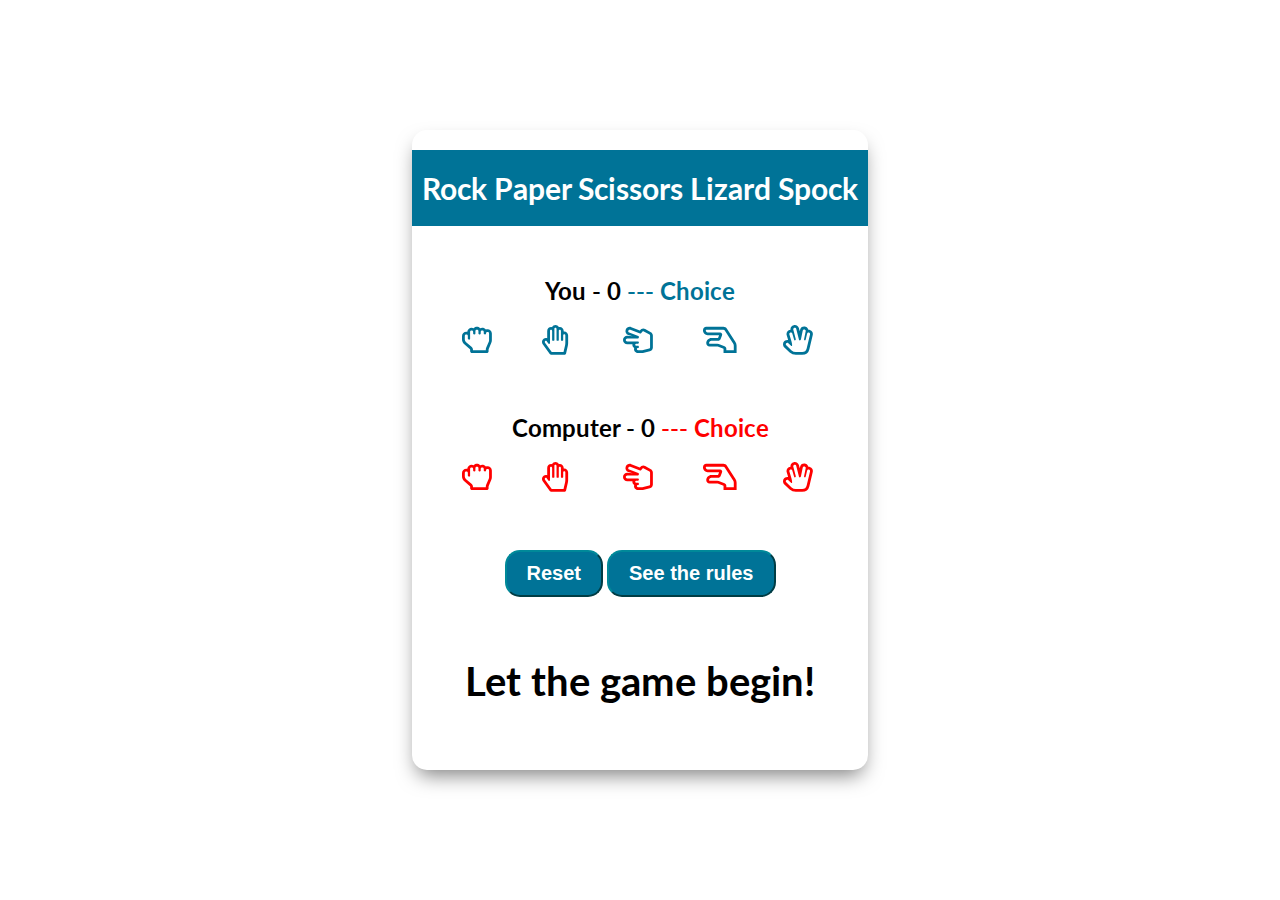
<file: projects/Rock-Paper-Scissors/index.html>
<!DOCTYPE html>
<html lang="en">
<head>
    <meta charset="UTF-8">
    <meta name="viewport" content="width=device-width, initial-scale=1.0">
    <link rel="stylesheet" href="style.css">    
    <title>Rock Parer Scisors</title>
</head>
<body>
    <div class="game-container">
        <!-- Header -->
        <div class="header">
            <h1>Rock Paper Scissors Lizard Spock</h1>
        </div>
        <!-- Player Coontainer -->
        <div class="player-container" id="player">
            <h2>You - <span id="playerScore"></span> <span class="choise" id="playerChoice"> --- Choice</span><i class="fas fa-window-close"></i>
            </h2>
            <ul class="choice-icons">
                <li class="icon player" id="playerRock" onclick="select('rock')"><svg width="35" height="35">
                    <use xlink:href="icons/main.svg#rock"></use>
                </svg></li>
                <li class="icon player" id="playerPaper" onclick="select('paper')"><svg width="35" height="35">
                    <use xlink:href="icons/main.svg#paper"></use>
                </svg></li>
                <li class="icon player" id="playerScissors" onclick="select('scissors')"><svg width="35" height="35">
                    <use xlink:href="icons/main.svg#scissors"></use>
                </svg></li>
                <li class="icon player" id="playerLizard" onclick="select('lizard')"><svg width="35" height="35">
                    <use xlink:href="icons/main.svg#lizard"></use>
                </svg></li>
                <li class="icon player" id="playerSpock" onclick="select('spock')"><svg width="35" height="35">
                    <use xlink:href="icons/main.svg#spock"></use>
                </svg></li>
            </ul>
        </div>
        <!-- Computer Coontainer -->
        <div class="player-container" id="computer">
            <h2>Computer - <span id="computerScore"></span> <span class="choise" id="computerChoice"> --- Choice</span><i class="fas fa-window-close"></i></h2>
            <ul class="choice-icons">
                <li class="icon computer" id="computerRock"><svg width="35" height="35">
                    <use xlink:href="icons/main.svg#rock"></use>
                </svg></li>
                <li class="icon computer" id="computerPaper"><svg width="35" height="35">
                    <use xlink:href="icons/main.svg#paper"></use>
                </svg></li>
                <li class="icon computer" id="computerScissors"><svg width="35" height="35">
                    <use xlink:href="icons/main.svg#scissors"></use>
                </svg></li>
                <li class="icon computer" id="computerLizard"><svg width="35" height="35">
                    <use xlink:href="icons/main.svg#lizard"></use>
                </svg></li>
                <li class="icon computer" id="computerSpock"><svg width="35" height="35">
                    <use xlink:href="icons/main.svg#spock"></use>
                </svg></li>
            </ul>         
        </div>
         <!-- reset button -->   
         <div class="player-container">
            <button class="reset btn" onclick="resetAll()">Reset</button>
            <button class="rules-button btn">See the rules</button>
            <div class="rules hide">
                The <b>rules</b>: "<b>Scissors</b> decapitate <b>Scissors</b> cuts <b>paper</b>, <b>paper</b> covers <b>rock</b>, <b>rock</b> crushes <b>lizard</b>, <b>lizard</b> poisons <b>Spock</b>, <b>Spock</b> smashes <b>scissors</b>, <b>scissors</b> decapitates <b>lizard</b>, <b>lizard</b> eats <b>paper</b>, <b>paper</b> disproves <b>Spock</b>, <b>Spock</b> vaporizes <b>rock</b>, and as it always has, <b>rock</b> crushes <b>scissors</b>."
            </div>
         </div>
        <!-- Result Text -->
        <h3 class="result-text" id="resultText"></h3>
    </div>

    <script src="confetti.js-master/confetti.js"></script>
    <script src="script.js"></script>
</body>
</html>
</file>
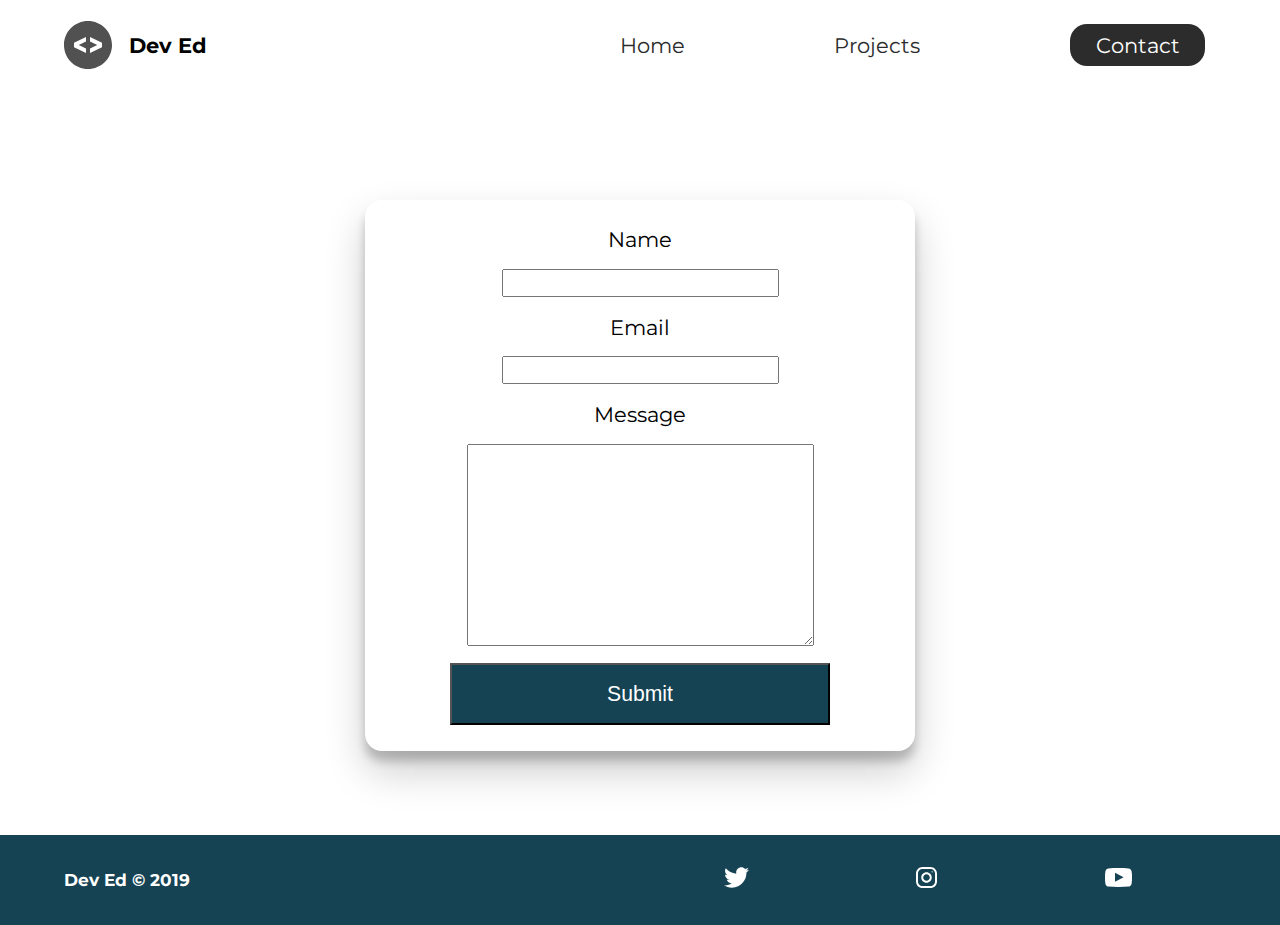
<file: projects/Portfolio (Dev Ed)/contact/index.html>
<!DOCTYPE html>
<html lang="en">
  <head>
    <meta charset="UTF-8" />
    <meta name="viewport" content="width=device-width, initial-scale=1.0" />
    <meta http-equiv="X-UA-Compatible" content="ie=edge" />
    <meta
      name="description"
      content="Dev Ed is a front end web developer who specializes in html,css"
    />
    <meta name="robots" content="index,follow" />
    <link
      href="https://fonts.googleapis.com/css?family=Montserrat:400,500&display=swap"
      rel="stylesheet"
    />
    <link rel="stylesheet" href="../styles/style.css" />
    <title>Dev Ed | Web Developer</title>
  </head>
  <body>
    <header class="main-head">
      <nav>
        <div class="logo">
          <img src="../icons/code.svg" alt="logo" />
          <h1>Dev Ed</h1>
        </div>
        <ul>
          <li><a href="../index.html">Home</a></li>
          <li><a href="../projects/">Projects</a></li>
          <li><a class="active" href="./index.html">Contact</a></li>
        </ul>
      </nav>
    </header>
    <section class="form-section">
      <form>
        <label for="name">Name</label>
        <input type="text" name="name" id="name" required />
        <label for="email">Email</label>
        <input type="email" name="email" id="email" required />
        <label for="message">Message</label>
        <textarea name="message" id="message" cols="30" rows="10"></textarea>
        <button type="submit">Submit</button>
      </form>
    </section>
    <footer>
      <h4>Dev Ed &copy; 2019</h4>
      <ul>
        <li>
          <a href="#"><img src="/icons/twitter 1.svg" alt="twitter-social"/></a>
        </li>
        <li>
          <a href="#"
            ><img src="/icons/instagram 1.svg" alt="instagram-social"
          /></a>
        </li>
        <li>
          <a href="#"
            ><img src="/icons/youtube-symbol 1.svg" alt="youtube-social"
          /></a>
        </li>
      </ul>
    </footer>
  </body>
</html>
</file>
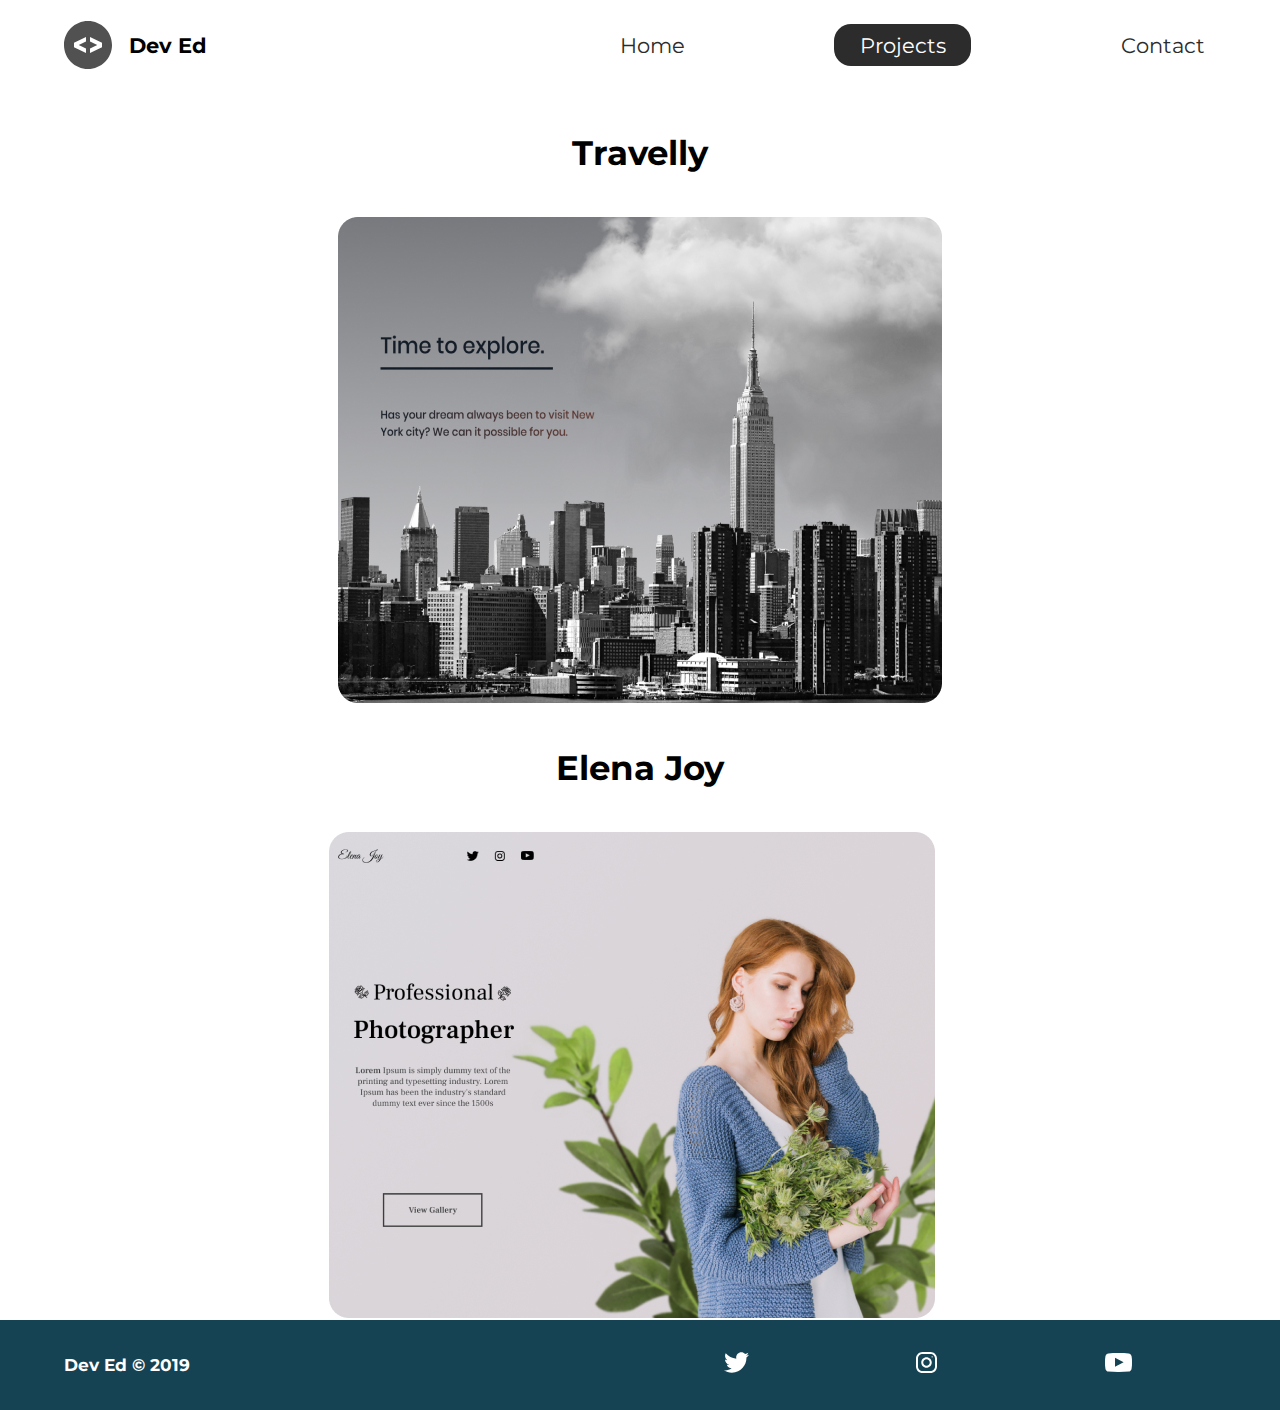
<file: projects/Portfolio (Dev Ed)/projects/index.html>
<!DOCTYPE html>
<html lang="en">
  <head>
    <meta charset="UTF-8" />
    <meta name="viewport" content="width=device-width, initial-scale=1.0" />
    <meta http-equiv="X-UA-Compatible" content="ie=edge" />
    <meta
      name="description"
      content="Dev Ed is a front end web developer who specializes in html,css"
    />
    <meta name="robots" content="index,follow" />
    <link
      href="https://fonts.googleapis.com/css?family=Montserrat:400,500&display=swap"
      rel="stylesheet"
    />
    <link rel="stylesheet" href="../styles/style.css" />
    <title>Dev Ed | Web Developer</title>
  </head>
  <body>
    <header class="main-head">
      <nav>
        <div class="logo">
          <img src="../icons/code.svg" alt="logo" />
          <h1>Dev Ed</h1>
        </div>
        <ul>
          <li><a href="../index.html">Home</a></li>
          <li><a class="active" href="./index.html">Projects</a></li>
          <li><a href="../contact/">Contact</a></li>
        </ul>
      </nav>
    </header>
    <section class="projects">
      <div class="travelly">
        <h2>Travelly</h2>
        <img src="../img/travelly.jpg" alt="travelly-project" />
      </div>
      <div class="travelly">
        <h2>Elena Joy</h2>
        <img src="../img/elena-joy.jpg" alt="elena-project" />
      </div>
    </section>
    <footer>
      <h4>Dev Ed &copy; 2019</h4>
      <ul>
        <li>
          <a href="#"><img src="/icons/twitter 1.svg" alt="twitter-social"/></a>
        </li>
        <li>
          <a href="#"
            ><img src="/icons/instagram 1.svg" alt="instagram-social"
          /></a>
        </li>
        <li>
          <a href="#"
            ><img src="/icons/youtube-symbol 1.svg" alt="youtube-social"
          /></a>
        </li>
      </ul>
    </footer>
  </body>
</html>
</file>
<file: projects/Portfolio (Dev Ed)/styles/style.css>
/* Global Styles */
* {
  margin: 0;
  padding: 0;
  -webkit-box-sizing: border-box;
          box-sizing: border-box;
}

html {
  font-size: 62.5%;
}

body {
  font-family: "Montserrat", sans-serif;
}

h1 {
  font-size: 2.5rem;
}

li,
button,
label,
input,
a,
p {
  font-size: 2.5rem;
}

h2 {
  font-size: 4rem;
}

h3 {
  font-size: 2.5rem;
}

h4,
h5 {
  font-size: 2rem;
}

ul {
  list-style: none;
}

a {
  text-decoration: none;
  color: #2c2c2c;
}

.main-head {
  width: 95%;
  margin: 0 0 0 auto;
}

nav {
  display: -webkit-box;
  display: -ms-flexbox;
  display: flex;
  -webkit-box-pack: justify;
      -ms-flex-pack: justify;
          justify-content: space-between;
  -webkit-box-align: center;
      -ms-flex-align: center;
          align-items: center;
  -webkit-box-orient: horizontal;
  -webkit-box-direction: normal;
      -ms-flex-direction: row;
          flex-direction: row;
  min-height: 10vh;
  width: 60%;
  -ms-flex-wrap: wrap;
      flex-wrap: wrap;
}

nav .logo {
  display: -webkit-box;
  display: -ms-flexbox;
  display: flex;
  -webkit-box-pack: start;
      -ms-flex-pack: start;
          justify-content: flex-start;
  -webkit-box-align: center;
      -ms-flex-align: center;
          align-items: center;
  -webkit-box-orient: horizontal;
  -webkit-box-direction: normal;
      -ms-flex-direction: row;
          flex-direction: row;
  -webkit-box-flex: 1;
      -ms-flex: 1 1 10rem;
          flex: 1 1 10rem;
}

nav .logo h1 {
  margin: 2rem;
}

nav ul {
  display: -webkit-box;
  display: -ms-flexbox;
  display: flex;
  -ms-flex-pack: distribute;
      justify-content: space-around;
  -webkit-box-align: center;
      -ms-flex-align: center;
          align-items: center;
  -webkit-box-orient: horizontal;
  -webkit-box-direction: normal;
      -ms-flex-direction: row;
          flex-direction: row;
  -webkit-box-flex: 1;
      -ms-flex: 1 1 40rem;
          flex: 1 1 40rem;
}

.intro {
  min-height: 90vh;
  width: 90%;
  margin: auto;
  -ms-flex-wrap: wrap;
      flex-wrap: wrap;
  display: -webkit-box;
  display: -ms-flexbox;
  display: flex;
  -webkit-box-pack: justify;
      -ms-flex-pack: justify;
          justify-content: space-between;
  -webkit-box-align: center;
      -ms-flex-align: center;
          align-items: center;
  -webkit-box-orient: horizontal;
  -webkit-box-direction: normal;
      -ms-flex-direction: row;
          flex-direction: row;
}

.intro h2 {
  font-size: 8rem;
  padding-top: 2rem;
  background: -webkit-gradient(linear, left top, right top, from(#38d39f), to(#38a4d3));
  background: linear-gradient(left, #38d39f, #38a4d3);
  background-clip: text;
  -webkit-text-fill-color: transparent;
  display: inline-block;
}

.intro h3 {
  font-size: 6rem;
  padding: 2rem 0rem;
}

.intro p {
  padding-top: 2rem;
  color: #2c2c2c;
}

.splash {
  position: absolute;
  top: 0%;
  right: 0%;
  height: 100%;
  z-index: -1;
}

.intro-social {
  margin-top: 4rem;
}

.intro-social a {
  margin-right: 5rem;
}

.active {
  background: #2c2c2c;
  color: white;
  padding: 1rem 3rem;
  border-radius: 2rem;
}

.intro-text,
.intro-images {
  -webkit-box-flex: 1;
      -ms-flex: 1 1 40rem;
          flex: 1 1 40rem;
}

#plant-left {
  -webkit-animation: plant 1.5s ease infinite alternate;
          animation: plant 1.5s ease infinite alternate;
}

#plant-right {
  -webkit-animation: plant 1.5s ease infinite alternate 0.5s;
          animation: plant 1.5s ease infinite alternate 0.5s;
}

#me {
  -webkit-animation: me 1s ease infinite alternate;
          animation: me 1s ease infinite alternate;
  -webkit-transform-origin: bottom;
          transform-origin: bottom;
}

#clock-arrow {
  -webkit-animation: clock 1.5s infinite linear;
          animation: clock 1.5s infinite linear;
  transform-box: fill-box;
  -webkit-transform-origin: bottom;
          transform-origin: bottom;
}

@-webkit-keyframes me {
  from {
    -webkit-transform: rotateZ(-5deg);
            transform: rotateZ(-5deg);
  }
  to {
    -webkit-transform: rotateZ(5deg);
            transform: rotateZ(5deg);
  }
}

@keyframes me {
  from {
    -webkit-transform: rotateZ(-5deg);
            transform: rotateZ(-5deg);
  }
  to {
    -webkit-transform: rotateZ(5deg);
            transform: rotateZ(5deg);
  }
}

@-webkit-keyframes plant {
  from {
    -webkit-transform: translateY(0%);
            transform: translateY(0%);
  }
  to {
    -webkit-transform: translateY(-30%);
            transform: translateY(-30%);
  }
}

@keyframes plant {
  from {
    -webkit-transform: translateY(0%);
            transform: translateY(0%);
  }
  to {
    -webkit-transform: translateY(-30%);
            transform: translateY(-30%);
  }
}

@-webkit-keyframes clock {
  from {
    -webkit-transform: rotateZ(0deg);
            transform: rotateZ(0deg);
  }
  to {
    -webkit-transform: rotateZ(360deg);
            transform: rotateZ(360deg);
  }
}

@keyframes clock {
  from {
    -webkit-transform: rotateZ(0deg);
            transform: rotateZ(0deg);
  }
  to {
    -webkit-transform: rotateZ(360deg);
            transform: rotateZ(360deg);
  }
}

.projects {
  width: 90%;
  margin: auto;
  min-height: 90vh;
  display: -webkit-box;
  display: -ms-flexbox;
  display: flex;
  -webkit-box-pack: justify;
      -ms-flex-pack: justify;
          justify-content: space-between;
  -webkit-box-align: center;
      -ms-flex-align: center;
          align-items: center;
  -webkit-box-orient: horizontal;
  -webkit-box-direction: normal;
      -ms-flex-direction: row;
          flex-direction: row;
  text-align: center;
  -ms-flex-wrap: wrap;
      flex-wrap: wrap;
}

.projects h2 {
  margin: 5rem;
}

.travelly,
.elena {
  -webkit-box-flex: 1;
      -ms-flex: 1 1 40rem;
          flex: 1 1 40rem;
}

.form-section {
  min-height: 80vh;
  display: -webkit-box;
  display: -ms-flexbox;
  display: flex;
  -webkit-box-pack: center;
      -ms-flex-pack: center;
          justify-content: center;
  -webkit-box-align: center;
      -ms-flex-align: center;
          align-items: center;
  -webkit-box-orient: horizontal;
  -webkit-box-direction: normal;
      -ms-flex-direction: row;
          flex-direction: row;
  margin-top: 3rem;
}

.form-section form {
  padding: 3rem 10rem;
  -webkit-box-shadow: 0px 10px 10px rgba(0, 0, 0, 0.2), 0px 20px 40px rgba(0, 0, 0, 0.2);
          box-shadow: 0px 10px 10px rgba(0, 0, 0, 0.2), 0px 20px 40px rgba(0, 0, 0, 0.2);
  display: -webkit-box;
  display: -ms-flexbox;
  display: flex;
  -webkit-box-pack: center;
      -ms-flex-pack: center;
          justify-content: center;
  -webkit-box-align: center;
      -ms-flex-align: center;
          align-items: center;
  -webkit-box-orient: vertical;
  -webkit-box-direction: normal;
      -ms-flex-direction: column;
          flex-direction: column;
  border-radius: 2rem;
}

.form-section form input,
.form-section form textarea {
  margin: 2rem;
}

.form-section form input:focus,
.form-section form textarea:focus {
  outline: 2px solid black;
}

.form-section form textarea {
  font-family: "Montserrat", sans-serif;
  font-size: 2rem;
}

.form-section form button {
  width: 100%;
  padding: 2rem;
  background: #154353;
  color: white;
}

.form-section form button:focus {
  background: #33696b;
}

footer {
  background: #154353;
  color: white;
  min-height: 10vh;
  padding: 0% 5%;
  display: -webkit-box;
  display: -ms-flexbox;
  display: flex;
  -webkit-box-pack: start;
      -ms-flex-pack: start;
          justify-content: flex-start;
  -webkit-box-align: center;
      -ms-flex-align: center;
          align-items: center;
  -webkit-box-orient: horizontal;
  -webkit-box-direction: normal;
      -ms-flex-direction: row;
          flex-direction: row;
}

footer ul {
  -webkit-box-flex: 1;
      -ms-flex: 1 1 40rem;
          flex: 1 1 40rem;
  display: -webkit-box;
  display: -ms-flexbox;
  display: flex;
  -ms-flex-pack: distribute;
      justify-content: space-around;
  -webkit-box-align: center;
      -ms-flex-align: center;
          align-items: center;
  -webkit-box-orient: horizontal;
  -webkit-box-direction: normal;
      -ms-flex-direction: row;
          flex-direction: row;
}

footer h4 {
  -webkit-box-flex: 1;
      -ms-flex: 1 1 40rem;
          flex: 1 1 40rem;
}

@media screen and (max-width: 1332px) {
  html {
    font-size: 53%;
  }
  .splash {
    display: none;
  }
  svg {
    width: 80%;
  }
  nav {
    width: 100%;
  }
}

@media screen and (max-width: 754px) {
  html {
    font-size: 45%;
  }
  svg {
    height: 60%;
  }
  .main-head {
    width: 100%;
  }
  nav .logo {
    display: -webkit-box;
    display: -ms-flexbox;
    display: flex;
    -webkit-box-pack: center;
        -ms-flex-pack: center;
            justify-content: center;
    -webkit-box-align: center;
        -ms-flex-align: center;
            align-items: center;
    -webkit-box-orient: vertical;
    -webkit-box-direction: normal;
        -ms-flex-direction: column;
            flex-direction: column;
    -webkit-box-flex: 1;
        -ms-flex: 1 1 20rem;
            flex: 1 1 20rem;
    margin-top: 2rem;
  }
  nav ul {
    -webkit-box-flex: 1;
        -ms-flex: 1 1 60rem;
            flex: 1 1 60rem;
    margin: 2rem 0rem;
  }
  .intro-text {
    margin-top: 5rem;
    text-align: center;
  }
  .intro-images {
    text-align: center;
  }
  .intro-social {
    display: -webkit-box;
    display: -ms-flexbox;
    display: flex;
    -webkit-box-pack: center;
        -ms-flex-pack: center;
            justify-content: center;
    -webkit-box-align: center;
        -ms-flex-align: center;
            align-items: center;
    -webkit-box-orient: horizontal;
    -webkit-box-direction: normal;
        -ms-flex-direction: row;
            flex-direction: row;
  }
  .intro-social a {
    margin: 2rem;
  }
  .elena,
  .travelly {
    -webkit-box-flex: 1;
        -ms-flex: 1 1 50rem;
            flex: 1 1 50rem;
  }
  .elena img,
  .travelly img {
    width: 100%;
    height: 100%;
  }
  form {
    padding: 0rem;
    width: 100%;
  }
}
/*# sourceMappingURL=style.css.map */
</file>
<file: projects/quote-generator/style.css>
@import url("https://fonts.googleapis.com/css2?family=Montserrat:ital,wght@0,500;1,400;1,700&display=swap");
html {
  box-sizing: border-box;
}

body {
  margin: 0;
  min-height: 100vh;
  background-color: #f4f3f5;
  background-image: url("data:image/svg+xml,%3Csvg xmlns='http://www.w3.org/2000/svg' viewBox='0 0 56 28' width='56' height='28'%3E%3Cpath fill='%23000000' fill-opacity='0.22' d='M56 26v2h-7.75c2.3-1.27 4.94-2 7.75-2zm-26 2a2 2 0 1 0-4 0h-4.09A25.98 25.98 0 0 0 0 16v-2c.67 0 1.34.02 2 .07V14a2 2 0 0 0-2-2v-2a4 4 0 0 1 3.98 3.6 28.09 28.09 0 0 1 2.8-3.86A8 8 0 0 0 0 6V4a9.99 9.99 0 0 1 8.17 4.23c.94-.95 1.96-1.83 3.03-2.63A13.98 13.98 0 0 0 0 0h7.75c2 1.1 3.73 2.63 5.1 4.45 1.12-.72 2.3-1.37 3.53-1.93A20.1 20.1 0 0 0 14.28 0h2.7c.45.56.88 1.14 1.29 1.74 1.3-.48 2.63-.87 4-1.15-.11-.2-.23-.4-.36-.59H26v.07a28.4 28.4 0 0 1 4 0V0h4.09l-.37.59c1.38.28 2.72.67 4.01 1.15.4-.6.84-1.18 1.3-1.74h2.69a20.1 20.1 0 0 0-2.1 2.52c1.23.56 2.41 1.2 3.54 1.93A16.08 16.08 0 0 1 48.25 0H56c-4.58 0-8.65 2.2-11.2 5.6 1.07.8 2.09 1.68 3.03 2.63A9.99 9.99 0 0 1 56 4v2a8 8 0 0 0-6.77 3.74c1.03 1.2 1.97 2.5 2.79 3.86A4 4 0 0 1 56 10v2a2 2 0 0 0-2 2.07 28.4 28.4 0 0 1 2-.07v2c-9.2 0-17.3 4.78-21.91 12H30zM7.75 28H0v-2c2.81 0 5.46.73 7.75 2zM56 20v2c-5.6 0-10.65 2.3-14.28 6h-2.7c4.04-4.89 10.15-8 16.98-8zm-39.03 8h-2.69C10.65 24.3 5.6 22 0 22v-2c6.83 0 12.94 3.11 16.97 8zm15.01-.4a28.09 28.09 0 0 1 2.8-3.86 8 8 0 0 0-13.55 0c1.03 1.2 1.97 2.5 2.79 3.86a4 4 0 0 1 7.96 0zm14.29-11.86c1.3-.48 2.63-.87 4-1.15a25.99 25.99 0 0 0-44.55 0c1.38.28 2.72.67 4.01 1.15a21.98 21.98 0 0 1 36.54 0zm-5.43 2.71c1.13-.72 2.3-1.37 3.54-1.93a19.98 19.98 0 0 0-32.76 0c1.23.56 2.41 1.2 3.54 1.93a15.98 15.98 0 0 1 25.68 0zm-4.67 3.78c.94-.95 1.96-1.83 3.03-2.63a13.98 13.98 0 0 0-22.4 0c1.07.8 2.09 1.68 3.03 2.63a9.99 9.99 0 0 1 16.34 0z'%3E%3C/path%3E%3C/svg%3E");
  color: black;
  font-family: Montserrat, sans-serif;
  font-weight: 700;
  text-align: center;
  display: flex;
  align-items: center;
  justify-content: center;
}
/** Loader */
.loader{
  width: 120px;
  height: 120px;
  border: 16px solid #f3f3f3;
  border-top: 16px solid #333;
  border-radius: 50%;
  animation: spin 1.4s infinite linear;
}
@keyframes spin{
  from{
    transform: rotate(0deg);
  }
  to{
    transform: rotate(360deg)
  }
}
.quote-container {
  width: auto;
  max-width: 900px;
  padding: 20px 30px;
  border-radius: 10px;
  background-color: rgba(255, 255, 255, 0.4);
  box-shadow: 0 10px 10px 10px rgba(0, 0, 0, 0.3);
}

.quote-text {
  font-size: 2.75rem;
}
/* added class for longer quotes */
.long-quote {
  font-size: 2rem;
}
.fas {
}

.fa-quote-left {
  font-size: 4rem;
}

.quote-author {
  margin: 15px 0 0 0;
  font-size: 2rem;
  font-weight: 500;
  font-style: italic;
}

.button-container {
  margin-top: 15px;
  display: flex;
  justify-content: space-between;
}
button {
  cursor: pointer;
  font-size: 1.2rem;
  height: 2.5rem;
  border: none;
  border-radius: 10px;
  color: #fff;
  background: #333;
  outline: none;
  padding: 0.5rem 1.8rem;
  box-shadow: 0 0.3rem rgba(121, 121, 121, 0.65);
}
button:hover {
  filter: brightness(110%);
}
button:active {
  transform: translate(0, 0.3rem);
  box-shadow: 0 0.3rem rgba(255, 255, 255, 0.65);
}
.twitter-button,
.facebook-button {
  font-size: 1.3rem;
}

.facebook-button:hover,
.twitter-button:hover {
  color: #38a1f3;
}

.fab {
}

.fa-twitter {
}
@media screen and (max-width: 1000px) {
  .quote-container {
    margin: auto 10px;
  }
  .quote-text {
    font-size: 2.5rem;
  }
}
</file>
<file: projects/Rock-Paper-Scissors/style.css>
@import url("https://fonts.googleapis.com/css?family=Lato&display=swap");

html {
  box-sizing: border-box;
}

body {
  margin: 0;
  min-height: 100vh;

  font-family: Lato, sans-serif;
  display: flex;
  justify-content: center;
  align-items: center;
}

ul{
  list-style-type: none;
  width: 100%;
  display: flex;
  justify-content: space-between;
  margin: 0 auto;
  padding: 0;
}
.icon{
  display: inline-block;
  
}
.btn{
  padding: 10px 20px;
  border-radius: 15px;
  background: #007397;
  border-color: #008999;
  cursor: pointer;
  color: white;
  font-weight: 800;
  font-size: 20px;
  margin-bottom: 10px;
}
.rules{
  display: block;
  transform: scale(1) ;
  transition: .1s linear all;
}
.rules.hide{
  /* display: none; */
  position: absolute;
  transform: scale(0);
}

.header {
  background: #007397;
  display: flex;
  justify-content: center;
  align-items: center;
  padding: 0 10px;
}
.icon{
transition: .1s ease-in;

}
.icon:hover{
transform: scale(1.4);
transition: .1s ease-in;
}
h1 {
  color: white;
  font-size: 30px;
}

.player-container {
  margin: 50px;
  position: relative;
}

h2 {
  margin-bottom: 20px;
}

.game-container{
  /* width: 530px; */
  padding: 0;
  min-height: 600px;
  padding: 20px 0;
  background: #fff;
  border-radius: 15px;
  overflow: hidden;
  box-shadow: 0 10px 20px -5px rgba(0,0,0, .5);
  text-align: center;
}
/* painting icons */
#computerChoice{
  color: red;
}
#playerChoice{
  color: #007397;
}
.player{
  fill: #007397;
  cursor: pointer;
}
.player.selected{
  fill: black;
  cursor: pointer;
}
.computer{
  fill: red;
  cursor: pointer;
}
.computer.selected{
  fill: black;
  cursor: pointer;
}

.reset-icon {
  font-size: 30px;
  cursor: pointer;
  margin-left: 50px;
}

.result-container {
  display: flex;
  justify-content: center;
  align-items: center;
}

.result-text {
  font-size: 40px;
  margin: unset;
  margin-top: 20px;
}

/* Media Query: Large Smartphone (Vertical) */
@media screen and (max-width: 600px) {
  .game-container {

    height: 580px;
  }

  h1 {
    font-size: 24px;
  }

  .player-container {
    margin: 50px 0 25px 25px;
  }
  .result-text{
    font-size: 30px;
  }


  .reset-icon {
    margin-top: 25px;
    margin-left: 25px;
  }
}

/* Media Query: iPhone (Vertical) */
@media screen and (max-width: 376px) {
  .game-container {
    height: 550px;
  }

  h1 {
    font-size: 22px;
  }

  .player-container {
    margin: 43px 10px 25px 20px;
  }


  .reset-icon {
    margin-top: 15px;
  }

  .result-container {
    margin: 0 20px;
  }
}
</file>
<file: css/style.min.css>
@charset "UTF-8";
@import url("https://fonts.googleapis.com/css2?family=Montserrat:wght@300;400;700&family=PT+Serif:wght@400;700&display=swap");
.title {
  font-family: PT Serif;
  font-style: normal;
  font-weight: bold;
  font-size: 32px;
  line-height: 48px;
  letter-spacing: 1px;
  text-transform: uppercase;
  color: #3c3f3d;
}

.header {
  z-index: 50;
}

.header__body {
  display: -webkit-box;
  display: -ms-flexbox;
  display: flex;
  -webkit-box-pack: justify;
      -ms-flex-pack: justify;
          justify-content: space-between;
  -webkit-box-align: center;
      -ms-flex-align: center;
          align-items: center;
  height: 100px;
}

@media (max-width: 991.98px) {
  .header__body {
    height: 80px;
  }
}

@media (max-width: 767.98px) {
  .header__body {
    position: fixed;
    top: 0;
    left: 0;
    width: 100%;
    z-index: 50;
    background-color: #fff;
    padding: 0 10px;
    -webkit-box-shadow: 0 0 5px black;
            box-shadow: 0 0 5px black;
  }
}

.header__name::first-letter {
  font-size: 1.5em;
  color: #5c0000;
}

@media (max-width: 479.98px) {
  .header__name.title {
    font-size: 25px;
  }
}

@media (max-width: 350.98px) {
  .header__name.title {
    font-size: 18px;
  }
}

.header__blue {
  font-size: 1.5em;
  color: #007397;
}

.menu-header {
  position: relative;
}

.menu-header__icon {
  display: none;
}

@media (max-width: 767.98px) {
  .menu-header__icon {
    display: block;
    position: relative;
    top: 0px;
    right: 10px;
    width: 30px;
    height: 18px;
    cursor: pointer;
    z-index: 5;
  }
  .menu-header__icon span {
    -webkit-transition: all .2s linear;
    transition: all .2s linear;
    top: 8px;
    left: 0px;
    position: absolute;
    width: 100%;
    height: 2px;
    background-color: #000;
  }
  .menu-header__icon span:first-child {
    top: 0px;
  }
  .menu-header__icon span:last-child {
    top: auto;
    bottom: 0px;
  }
  .menu-header__icon.active span {
    -webkit-transform: scale(0);
            transform: scale(0);
  }
  .menu-header__icon.active span:first-child {
    -webkit-transform: rotate(-45deg);
            transform: rotate(-45deg);
    top: 8px;
  }
  .menu-header__icon.active span:last-child {
    -webkit-transform: rotate(45deg);
            transform: rotate(45deg);
    bottom: 8px;
  }
}

@media (max-width: 767.98px) {
  .menu-header__menu {
    position: fixed;
    overflow: auto;
    z-index: 2;
    left: -100%;
    top: 80px;
    height: 100%;
    width: 100%;
    background-color: white;
    -webkit-transition: all .2s linear;
    transition: all .2s linear;
  }
  .menu-header__menu.active {
    left: 0;
    top: 80px;
  }
  .menu-header__menu.active body {
    overflow: hidden;
  }
}

.menu-header__menu > * + * {
  margin-left: 30px;
}

@media (max-width: 1182px) {
  .menu-header__menu > * + * {
    margin-left: 25px;
  }
}

@media (max-width: 991.98px) {
  .menu-header__menu > * + * {
    margin-left: 10px;
  }
}

.menu-header__link {
  position: relative;
  display: inline-block;
  color: #646667;
  font-weight: 700;
  letter-spacing: 1px;
  line-height: 40px;
  text-transform: uppercase;
}

.menu-header__link span {
  position: relative;
  display: inline-block;
}

.menu-header__link span::before {
  content: "";
  position: absolute;
  bottom: 0;
  left: 50%;
  height: 2px;
  background-color: #007397;
  width: 0;
  -webkit-transition: all .2s linear;
  transition: all .2s linear;
}

.menu-header__link span:hover:before {
  content: "";
  position: absolute;
  bottom: 0;
  left: 0;
  height: 2px;
  background-color: #007397;
  width: 100%;
}

@media (max-width: 1182px) {
  .menu-header__link {
    line-height: 25px;
  }
}

@media (max-width: 767.98px) {
  .menu-header__link {
    display: block;
    margin: 0;
    padding: 25px 15px;
    font-size: 20px;
  }
}

/*
	Стиль иконки бургера
	.menu-header__icon{
		display: block;
		position: absolute;
		top: 18px;
		right: 10px;
		width:30px;
		height: 18px;
		cursor: pointer;
		z-index: 5;
		span{@include anim(0.3s,0s);top: 8px;left: 0px;position: absolute;width: 100%;height: 2px;background-color: #000;
			&:first-child{top: 0px;}
			&:last-child{top: auto;bottom: 0px;}
		}
		&.active{
			span{@include scale(0);
				&:first-child{@include rotate(-45deg);top: 8px;}
				&:last-child{@include rotate(45deg);bottom: 8px;}
			}
		}
	}
*/
* {
  padding: 0px;
  margin: 0px;
  border: 0px;
}

*,
*:before,
*:after {
  -webkit-box-sizing: border-box;
  box-sizing: border-box;
}

:focus,
:active {
  outline: none;
}

a:focus,
a:active {
  outline: none;
}

aside,
nav,
footer,
header,
section {
  display: block;
}

html,
body {
  height: 100%;
  min-width: 320px;
}

body {
  line-height: 1;
  font-family: "Montserrat";
  -ms-text-size-adjust: 100%;
  -moz-text-size-adjust: 100%;
  -webkit-text-size-adjust: 100%;
}

input,
button,
textarea {
  font-family: "Montserrat";
}

input::-ms-clear {
  display: none;
}

button {
  cursor: pointer;
}

button::-moz-focus-inner {
  padding: 0;
  border: 0;
}

a,
a:visited {
  text-decoration: none;
}

a:hover {
  text-decoration: none;
}

ul li {
  list-style: none;
}

img {
  vertical-align: top;
}

h1,
h2,
h3,
h4,
h5,
h6 {
  font-weight: inherit;
  font-size: inherit;
}

.footer__body {
  display: -webkit-box;
  display: -ms-flexbox;
  display: flex;
  -webkit-box-pack: justify;
      -ms-flex-pack: justify;
          justify-content: space-between;
  -webkit-box-align: center;
      -ms-flex-align: center;
          align-items: center;
  -webkit-box-orient: horizontal;
  -webkit-box-direction: normal;
      -ms-flex-direction: row;
          flex-direction: row;
}

@media (max-width: 600px) {
  .footer__body {
    display: block;
    text-align: center;
  }
}

@media (max-width: 479.98px) {
  .footer__body {
    -webkit-box-pack: center;
        -ms-flex-pack: center;
            justify-content: center;
    -ms-flex-wrap: wrap;
        flex-wrap: wrap;
  }
}

.footer__trademark {
  font-family: Montserrat;
  font-style: normal;
  font-weight: bold;
  font-size: 12px;
  line-height: 40px;
  letter-spacing: 1px;
  text-transform: uppercase;
  color: #646667;
}

@media (max-width: 600px) {
  .footer__trademark {
    line-height: 25px;
  }
}

.footer__users li {
  display: inline-block;
  margin-left: 10px;
}

@media (max-width: 600px) {
  .footer__users li {
    display: block;
    margin: 0;
  }
}

.footer__link {
  fill: #007397;
}

.footer__link:hover {
  fill: #005169;
}

@media (max-width: 600px) {
  .footer__link {
    line-height: 25px;
  }
}

.form__body {
  width: 100%;
  display: -webkit-box;
  display: -ms-flexbox;
  display: flex;
  -webkit-box-pack: justify;
      -ms-flex-pack: justify;
          justify-content: space-between;
  -webkit-box-align: center;
      -ms-flex-align: center;
          align-items: center;
  -webkit-box-orient: vertical;
  -webkit-box-direction: normal;
      -ms-flex-direction: column;
          flex-direction: column;
  background-color: rgba(191, 191, 191, 0.1);
  font-size: 20px;
}

.form__body.hide {
  display: none;
}

.form__title {
  text-align: center;
}

.form__section {
  display: -webkit-box;
  display: -ms-flexbox;
  display: flex;
  -webkit-box-pack: center;
      -ms-flex-pack: center;
          justify-content: center;
  -webkit-box-align: center;
      -ms-flex-align: center;
          align-items: center;
  -webkit-box-orient: horizontal;
  -webkit-box-direction: normal;
      -ms-flex-direction: row;
          flex-direction: row;
  min-height: 100vh;
}

.form__wrapper {
  border: 3px solid #007397;
  border-radius: 15px;
  padding: 30px 50px;
  max-height: 500px;
  max-width: 500px;
  height: 100%;
  width: 100%;
  margin: 0 auto;
  display: -webkit-box;
  display: -ms-flexbox;
  display: flex;
  -webkit-box-pack: center;
      -ms-flex-pack: center;
          justify-content: center;
  -webkit-box-align: center;
      -ms-flex-align: center;
          align-items: center;
  -webkit-box-orient: vertical;
  -webkit-box-direction: normal;
      -ms-flex-direction: column;
          flex-direction: column;
}

.form__message {
  font-family: "Montserrat";
  font-weight: bold;
  font-size: 32px;
  line-height: 48px;
  letter-spacing: 1px;
  text-transform: uppercase;
  color: #007397;
  text-align: center;
}

.form__item {
  margin-bottom: 15px;
  width: 100%;
}

.form__label {
  display: block;
  margin-bottom: 10px;
  font-size: 1.2em;
}

.form__input {
  font-family: "Montserrat";
  background-color: #007397;
  height: 50px;
  padding: 5px 15px;
  border-radius: 15px;
  max-width: 500px;
  width: 100%;
  color: white;
  font-weight: 800;
}

.form__input:focus {
  -webkit-box-shadow: 0 2px 15px 3px green;
          box-shadow: 0 2px 15px 3px green;
}

.container {
  height: 100%;
  width: 100%;
}

.asterix {
  color: red;
}

.content__link {
  padding: 0 15px;
  -ms-grid-column-align: start;
      justify-self: start;
}

.content__link__text {
  color: white;
}

.modal {
  position: fixed;
  overflow: hidden;
  z-index: 20;
  top: 0;
  left: 0;
  right: 0;
  bottom: 0;
  text-align: center;
  background-color: rgba(100, 102, 103, 0.5);
  display: block;
}

.modal__wrapper {
  position: relative;
  z-index: 25;
  margin: 150px 50px;
  border-radius: 30px;
  background-color: #fff;
  padding: 30px;
}

@media (max-width: 767.98px) {
  .modal__wrapper {
    margin: 100px 10px;
    padding: 15px 10px;
  }
}

.modal__close {
  position: absolute;
  right: 20px;
  top: 20px;
  z-index: 2;
  color: #5c0000;
  cursor: pointer;
  -webkit-transition: .1s linear all;
  transition: .1s linear all;
  -webkit-transform: scale(1.5);
          transform: scale(1.5);
  width: 30px;
  height: 30px;
  text-align: center;
  padding: 5px;
}

.modal__close:hover {
  -webkit-transform: scale(2);
          transform: scale(2);
  -webkit-transition: .1s linear all;
  transition: .1s linear all;
}

.modal.hide {
  display: none;
}

.form__body {
  position: relative;
  background: #fff;
}

body {
  color: #000;
  font-size: 16px;
  font-weight: 400;
  font-family: "Montserrat";
}

body.lock {
  overflow: hidden;
}

section {
  min-height: 100vh;
}

html {
  scroll-behavior: smooth;
}

.ibg img {
  display: none;
}

.ibg {
  height: 100%;
  width: 100%;
  background-repeat: no-repeat;
  background-size: cover;
  background-position: center center;
}

.blue {
  color: #007397;
  font-weight: 800;
  text-decoration: underline;
}

.container {
  max-width: 1180px;
  padding: 0 5px;
  margin: 0 auto;
  width: 100%;
  overflow: hidden;
}

@media (max-width: 1192px) {
  .container {
    max-width: 970px;
  }
}

@media (max-width: 991.98px) {
  .container {
    max-width: 750px;
  }
}

@media (max-width: 767.98px) {
  .container {
    max-width: none;
    padding: 0 10px;
  }
}

@media (max-width: 479.98px) {
  .container {
    max-width: none;
    padding: 0 10px;
  }
}

.btn {
  background-color: #007397;
  height: 56px;
  max-width: -webkit-max-content;
  max-width: -moz-max-content;
  max-width: max-content;
  display: block;
}

@media (max-width: 767.98px) {
  .btn {
    min-width: 100%;
    text-align: center;
  }
}

.text {
  color: #646667;
  font-size: 20px;
  font-weight: 300;
  line-height: 36px;
}

.background {
  margin-bottom: 100px;
}

@media (max-width: 1192px) {
  .background {
    margin-bottom: 80px;
  }
}

@media (max-width: 991.98px) {
  .background {
    margin-bottom: 80px;
  }
}

@media (max-width: 767.98px) {
  .background {
    margin-bottom: 60px;
    margin-top: 80px;
  }
}

@media (max-width: 479.98px) {
  .background {
    margin-bottom: 40px;
  }
}

.background__image::after {
  content: "";
  position: absolute;
  width: 100%;
  height: 100%;
  background-color: rgba(0, 0, 0, 0.5);
}

.background__users {
  width: 300px;
  margin: 0 auto 10px auto;
  display: -webkit-box;
  display: -ms-flexbox;
  display: flex;
  -webkit-box-pack: justify;
      -ms-flex-pack: justify;
          justify-content: space-between;
}

@media (max-width: 479.98px) {
  .background__users {
    width: 250px;
  }
}

.background__link {
  fill: #007397;
}

.background__link:hover {
  fill: #005169;
}

@media (max-width: 600px) {
  .background__link {
    line-height: 25px;
  }
}

.image {
  overflow: hidden;
  position: relative;
  height: 412px;
  margin-bottom: 47px;
}

@media (max-width: 991.98px) {
  .image {
    margin-bottom: 25px;
    height: 390px;
  }
}

@media (max-width: 767.98px) {
  .image {
    margin-bottom: 20px;
    height: 360px;
  }
}

@media (max-width: 479.98px) {
  .image {
    margin-bottom: 15px;
    height: 300px;
  }
}

.image .image img {
  width: 100%;
  height: 100%;
}

.image__content-title {
  position: absolute;
  text-align: center;
  text-shadow: 0 3px 1px rgba(0, 0, 0, 0.6);
  color: #ffffff;
  font-family: "PT Serif";
  font-size: 42px;
  font-weight: 700;
  letter-spacing: 1px;
  line-height: 48px;
  text-transform: uppercase;
  max-width: 770px;
  top: 50%;
  left: 50%;
  width: 100%;
  -webkit-transform: translate(-50%, -50%);
          transform: translate(-50%, -50%);
  z-index: 1;
}

@media (max-width: 991.98px) {
  .image__content-title {
    font-size: 38px;
    max-width: 670px;
  }
}

@media (max-width: 767.98px) {
  .image__content-title {
    text-align: center;
    bottom: 40%;
    line-height: 35px;
    font-size: 35px;
    padding: 0 10px;
  }
}

@media (max-width: 479.98px) {
  .image__content-title {
    bottom: 20%;
  }
}

.image__content-image {
  overflow: hidden;
  position: absolute;
  top: 0;
  left: 0;
  width: 100%;
  height: 100%;
}

.content {
  display: -webkit-box;
  display: -ms-flexbox;
  display: flex;
  -webkit-box-orient: vertical;
  -webkit-box-direction: normal;
      -ms-flex-direction: column;
          flex-direction: column;
  -webkit-box-pack: center;
      -ms-flex-pack: center;
          justify-content: center;
  -webkit-box-align: center;
      -ms-flex-align: center;
          align-items: center;
  text-align: center;
}

.content__text {
  max-width: 970px;
  margin: 0 auto;
}

@media (max-width: 767.98px) {
  .content__text {
    font-size: 17px;
  }
}

@media (max-width: 479.98px) {
  .content__text {
    font-size: 15px;
  }
}

.content__button {
  position: relative;
  border-radius: 10px;
  line-height: 56px;
  margin-top: 42px;
  padding: 0 30px;
  -webkit-transition: 0.3s;
  transition: 0.3s;
  cursor: pointer;
}

@media (max-width: 991.98px) {
  .content__button {
    margin-top: 20px;
    display: block;
  }
}

@media (max-width: 767.98px) {
  .content__button {
    margin-top: 15px;
  }
}

@media (max-width: 479.98px) {
  .content__button {
    display: -webkit-box;
    display: -ms-flexbox;
    display: flex;
    -webkit-box-pack: center;
        -ms-flex-pack: center;
            justify-content: center;
    -webkit-box-align: center;
        -ms-flex-align: center;
            align-items: center;
    font-size: 16px;
    line-height: 18px;
  }
}

.content__button::before {
  content: "";
  position: absolute;
  height: 100%;
  width: 0;
  left: 50%;
  bottom: 0;
  background-color: #005169;
  -webkit-transition: 0.3s;
  transition: 0.3s;
  border-radius: 10px;
}

.content__button:hover:before {
  content: "";
  position: absolute;
  height: 100%;
  width: 100%;
  left: 0;
  background-color: #005169;
  border-radius: 10px;
}

.content__link {
  display: inline-block;
  position: relative;
  color: #ffffff;
  font-size: 16px;
  font-weight: 700;
  letter-spacing: 1px;
  text-transform: uppercase;
  -webkit-box-flex: 1;
      -ms-flex-positive: 1;
          flex-grow: 1;
}

.content-inner__link {
  -webkit-box-flex: 1;
      -ms-flex-positive: 1;
          flex-grow: 1;
}

.projects {
  background-color: rgba(191, 191, 191, 0.1);
}

.projects__nav {
  display: -webkit-box;
  display: -ms-flexbox;
  display: flex;
  -webkit-box-pack: justify;
      -ms-flex-pack: justify;
          justify-content: space-between;
  -webkit-box-align: center;
      -ms-flex-align: center;
          align-items: center;
}

@media (max-width: 767.98px) {
  .projects__nav {
    -ms-flex-wrap: wrap;
        flex-wrap: wrap;
  }
}

.nav-box {
  margin-bottom: 45px;
  display: -webkit-box;
  display: -ms-flexbox;
  display: flex;
  -webkit-box-align: center;
      -ms-flex-align: center;
          align-items: center;
  -webkit-box-pack: justify;
      -ms-flex-pack: justify;
          justify-content: space-between;
  text-align: center;
}

@media (max-width: 991.98px) {
  .nav-box {
    -webkit-box-align: center;
        -ms-flex-align: center;
            align-items: center;
    margin-bottom: 35px;
  }
}

@media (max-width: 767.98px) {
  .nav-box {
    -webkit-box-pack: justify;
        -ms-flex-pack: justify;
            justify-content: space-between;
  }
}

@media (max-width: 479.98px) {
  .nav-box {
    margin-bottom: 15px;
  }
}

@media (max-width: 767.98px) {
  .nav-box__tab-item {
    -webkit-box-flex: 1;
        -ms-flex: 1 1 100%;
            flex: 1 1 100%;
    -webkit-box-pack: justify;
        -ms-flex-pack: justify;
            justify-content: space-between;
  }
}

.nav-box__tab-item > * + * {
  margin-left: 95px;
}

@media (max-width: 991.98px) {
  .nav-box__tab-item > * + * {
    margin-left: 35px;
  }
}

@media (max-width: 479.98px) {
  .nav-box__tab-item > * + * {
    margin-left: 15px;
    margin-bottom: 10px;
  }
}

@media (max-width: 991.98px) {
  .nav-box__title {
    font-size: 25px;
    display: block;
  }
}

@media (max-width: 767.98px) {
  .nav-box__title {
    font-size: 32px;
    margin-bottom: 20px;
  }
}

@media (max-width: 479.98px) {
  .nav-box__title {
    margin-bottom: 20px;
  }
}

.tab-item {
  cursor: pointer;
  display: inline-block;
  font-family: "Montserrat";
  font-style: normal;
  font-weight: bold;
  font-size: 16px;
  letter-spacing: 1px;
  text-transform: uppercase;
  color: #646667;
  vertical-align: center;
  -webkit-transition: -webkit-transform 0.2s linear;
  transition: -webkit-transform 0.2s linear;
  transition: transform 0.2s linear;
  transition: transform 0.2s linear, -webkit-transform 0.2s linear;
  -webkit-transform: scale(1);
          transform: scale(1);
}

.tab-item.active {
  color: #007397;
  -webkit-transition: -webkit-transform 0.2s linear;
  transition: -webkit-transform 0.2s linear;
  transition: transform 0.2s linear;
  transition: transform 0.2s linear, -webkit-transform 0.2s linear;
  -webkit-transform: scale(1.1);
          transform: scale(1.1);
}

.tab-item:hover {
  color: #007397;
  -webkit-transition: -webkit-transform 0.2s linear;
  transition: -webkit-transform 0.2s linear;
  transition: transform 0.2s linear;
  transition: transform 0.2s linear, -webkit-transform 0.2s linear;
  -webkit-transform: scale(1.1);
          transform: scale(1.1);
}

@media (max-width: 767.98px) {
  .tab-item:first-child {
    margin-left: 20px;
  }
}

.tab-content {
  display: none;
}

.tab-content.active {
  display: block;
}

.tab-box {
  display: -webkit-box;
  display: -ms-flexbox;
  display: flex;
  -ms-flex-wrap: wrap;
      flex-wrap: wrap;
  margin: 0 -15px 75px -15px;
}

@media (max-width: 991.98px) {
  .tab-box {
    margin: 0 0 45px 0;
  }
}

@media (max-width: 767.98px) {
  .tab-box {
    margin: 0 0 0 0;
  }
}

.tab-box__column {
  padding: 0 15px;
  margin-bottom: 25px;
  -webkit-box-flex: 0;
      -ms-flex: 0 1 33.33333%;
          flex: 0 1 33.33333%;
}

@media (max-width: 991.98px) {
  .tab-box__column {
    -webkit-box-flex: 0;
        -ms-flex: 0 1 50%;
            flex: 0 1 50%;
    padding: 0 10px;
  }
}

@media (max-width: 767.98px) {
  .tab-box__column {
    -webkit-box-flex: 1;
        -ms-flex: 1 1 100%;
            flex: 1 1 100%;
    text-align: center;
    padding: 0;
  }
}

.tab-column {
  -webkit-transition: all 0.1s ease-in;
  transition: all 0.1s ease-in;
  -webkit-transform: scale(0.9);
          transform: scale(0.9);
}

.tab-column:hover {
  -webkit-transform: scale(1);
          transform: scale(1);
  -webkit-transition: all 0.1s linear;
  transition: all 0.1s linear;
}

.tab-column__content {
  display: -webkit-box;
  display: -ms-flexbox;
  display: flex;
  -webkit-box-orient: vertical;
  -webkit-box-direction: normal;
      -ms-flex-direction: column;
          flex-direction: column;
  height: 100%;
  -webkit-box-shadow: 0 0 5px 1px black;
          box-shadow: 0 0 5px 1px black;
  -webkit-transition: 0.2s linear all;
  transition: 0.2s linear all;
  border-radius: 5px;
  overflow: hidden;
}

.tab-column__content:hover {
  -webkit-box-shadow: 0 5px 10px 1px black;
          box-shadow: 0 5px 10px 1px black;
  -webkit-transition: 0.2s linear all;
  transition: 0.2s linear all;
}

.header-inner {
  position: relative;
  height: 370px;
  margin-bottom: 30px;
}

@media (max-width: 991.98px) {
  .header-inner {
    margin-bottom: 20px;
  }
}

@media (max-width: 767.98px) {
  .header-inner {
    margin-bottom: 15px;
  }
}

@media (max-width: 479.98px) {
  .header-inner {
    margin-bottom: 10px;
  }
}

.header-inner__category {
  font-family: "Montserrat";
  font-style: normal;
  font-weight: bold;
  font-size: 12px;
  line-height: 16px;
  letter-spacing: 0.75px;
  text-transform: uppercase;
  color: #5c0000;
  position: absolute;
  top: 0;
  left: 0;
  text-shadow: 0 0px 5px black;
  padding: 10px;
  z-index: 2;
  background-color: #fff;
  border: 2px solid #5c0000;
  border-radius: 10px;
  border-top-left-radius: 10px;
  border-top-left-radius: 0;
}

.header-inner__text {
  font-family: "Montserrat";
  text-align: left;
  font-style: normal;
  font-weight: bold;
  font-size: 24px;
  line-height: 32px;
  letter-spacing: 1px;
  text-transform: uppercase;
  color: #fff;
  background: #5c0000;
  position: absolute;
  bottom: 5%;
  z-index: 2;
  width: 80%;
  padding: 0 0 0 5px;
  max-width: 350px;
  text-shadow: 0 0px 5px black;
}

.header-inner__text:before {
  content: "";
  position: absolute;
  right: -40px;
  bottom: 0;
  width: 0;
  height: 0;
  border-left: 40px solid transparent;
  border-right: 40px solid transparent;
  border-bottom: 40px solid #5c0000;
  z-index: -1;
}

.header-inner__text:after {
  content: "";
  position: absolute;
  right: -40px;
  top: 0;
  width: 0;
  height: 0;
  border-left: 40px solid transparent;
  border-right: 40px solid transparent;
  border-top: 40px solid #5c0000;
  z-index: -1;
}

@media (max-width: 1192px) {
  .header-inner__text {
    left: 0;
    line-height: 32px;
  }
}

@media (max-width: 479.98px) {
  .header-inner__text {
    font-size: 20px;
  }
}

.body-inner {
  position: relative;
}

.body-inner__text {
  -webkit-box-flex: 1;
      -ms-flex: 1 1 auto;
          flex: 1 1 auto;
  font-family: "Montserrat";
  font-style: normal;
  font-weight: normal;
  font-size: 16px;
  line-height: 32px;
  color: #646667;
  margin-bottom: 32px;
  padding: 0 5px;
}

@media (max-width: 991.98px) {
  .body-inner__text {
    margin-bottom: 25px;
  }
}

@media (max-width: 767.98px) {
  .body-inner__text {
    margin-bottom: 20px;
    padding: 0 10px;
  }
}

@media (max-width: 479.98px) {
  .body-inner__text {
    margin-bottom: 15px;
  }
}

.body-inner__link {
  font-family: "Montserrat";
  font-style: normal;
  font-weight: bold;
  font-size: 16px;
  line-height: 16px;
  letter-spacing: 1px;
  text-transform: uppercase;
  color: #007397;
}
/*# sourceMappingURL=style.min.css.map */
</file>
